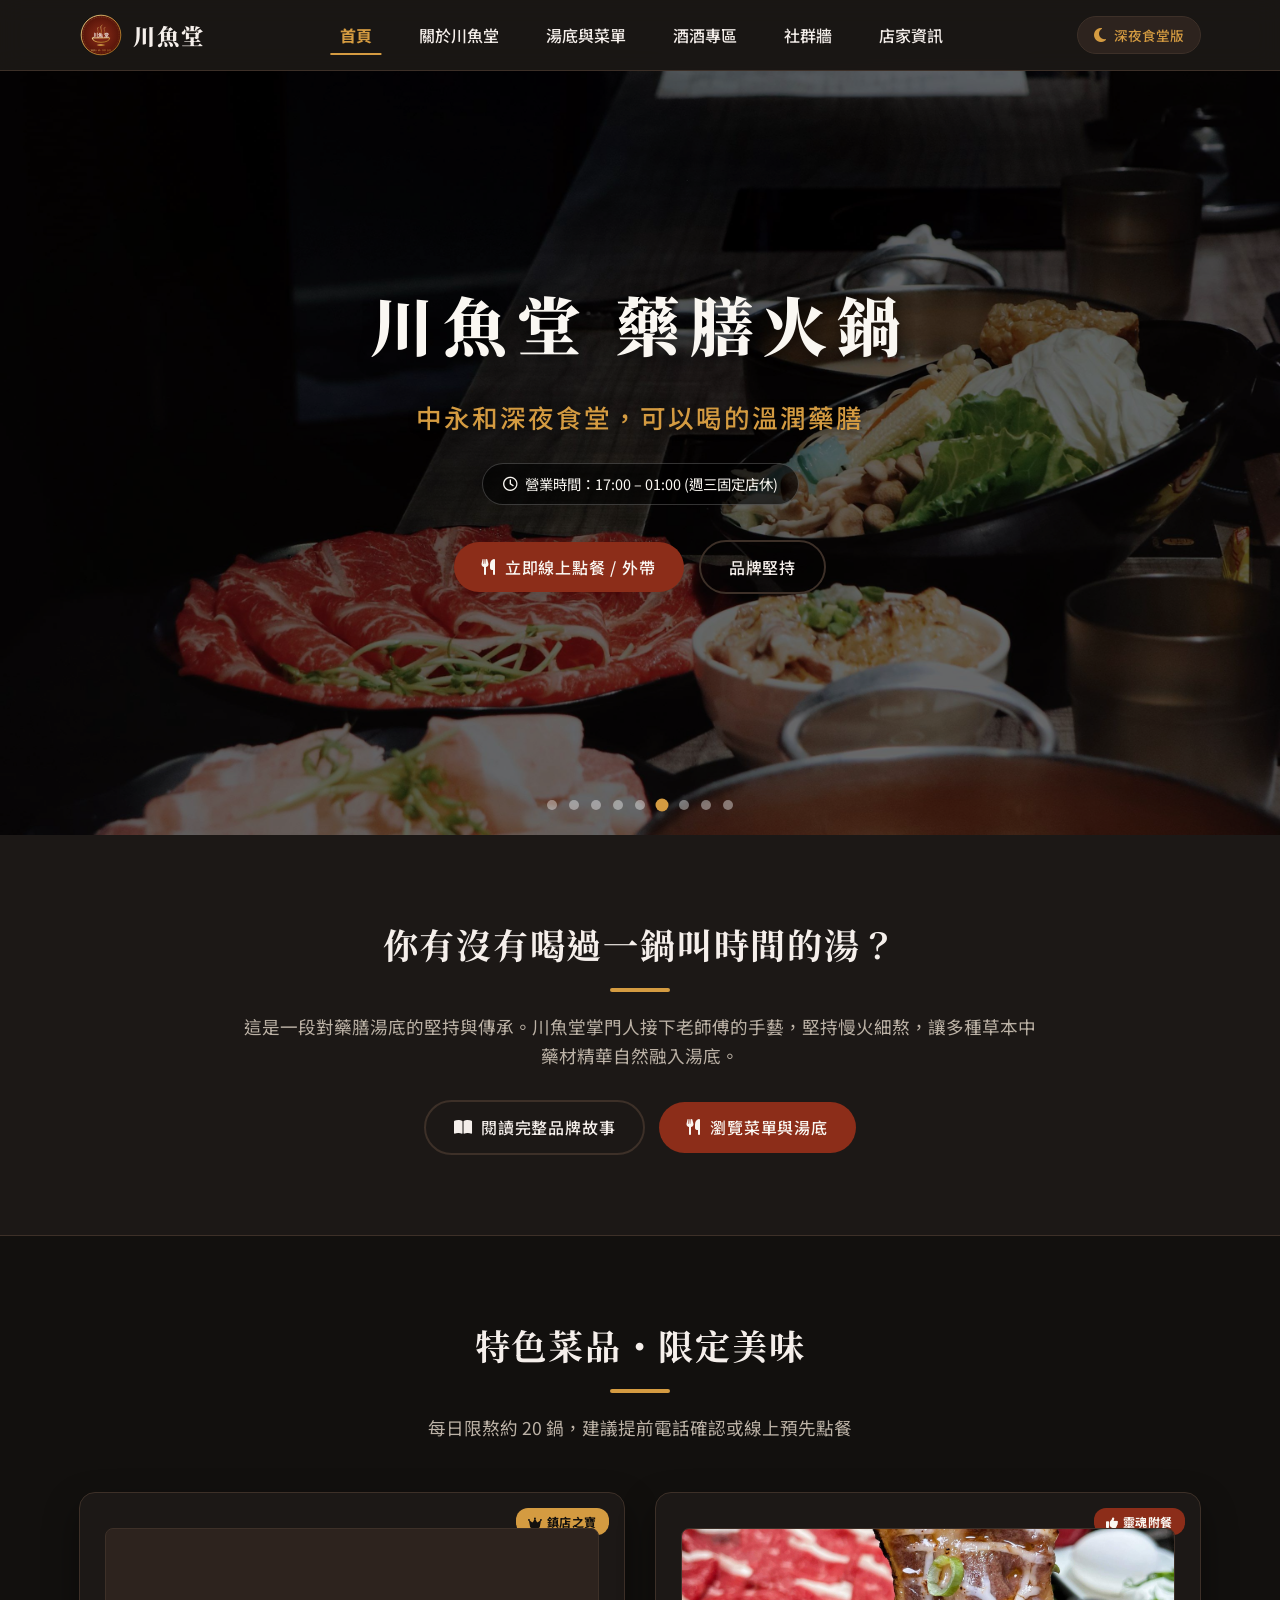
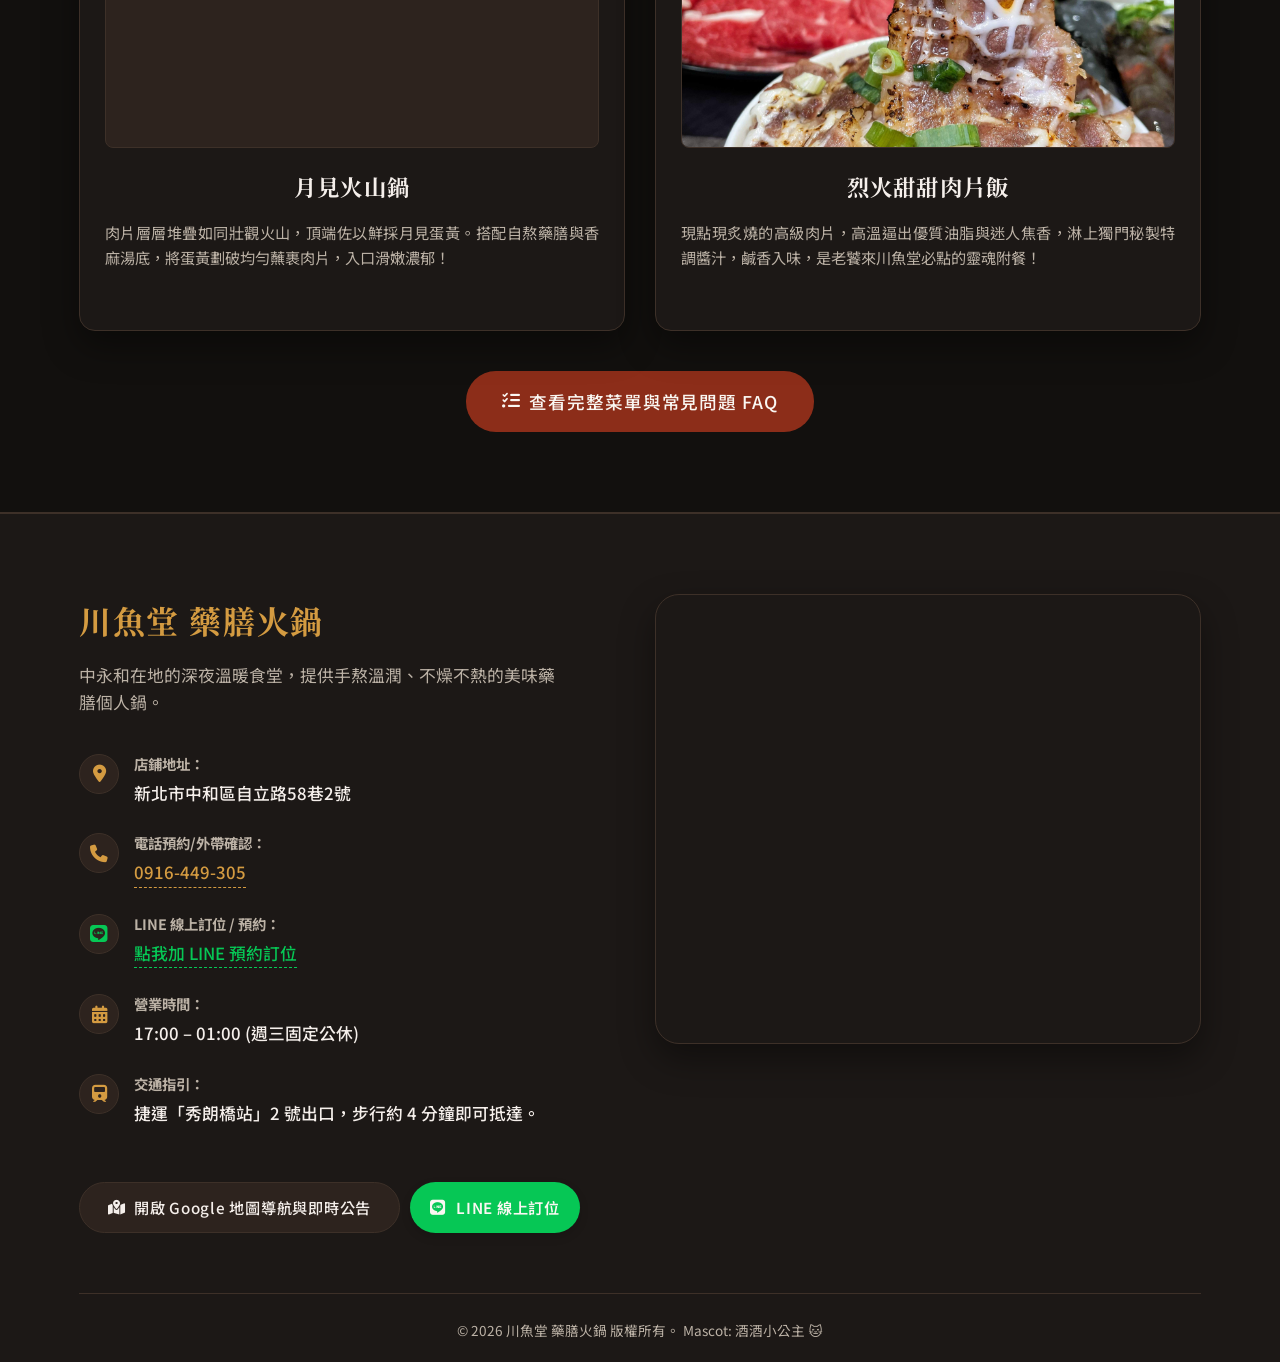
<file: index.html>
﻿<!DOCTYPE html>
<html lang="zh-Hant">
<head>
  <meta charset="UTF-8">
  <meta name="viewport" content="width=device-width, initial-scale=1.0">
  <title>川魚堂｜中和宵夜首選 藥膳火鍋深夜營業至01:00</title>
  
  <!-- SEO Meta Tags -->
  <meta name="description" content="新北中和藥膳火鍋推薦！川魚堂主打當歸藥膳、大漢蒙古、天香麻辣三款湯底，深夜營業至凌晨01:00，加班宵夜、深夜小聚的最佳去處，秀朗橋站步行5分鐘可達，線上預先點餐外帶更方便。">
  <meta name="keywords" content="川魚堂, 藥膳火鍋, 中和宵夜, 中永和火鍋, 深夜食堂, 秀朗橋站美食, 個人鴛鴦鍋, 暹羅貓, 寵物友善火鍋">
  
  <!-- Open Graph -->
  <meta property="og:title" content="川魚堂｜中和宵夜首選 藥膳火鍋深夜營業至01:00">
  <meta property="og:description" content="新北中和藥膳火鍋推薦！川魚堂主打當歸藥膳、大漢蒙古、天香麻辣三款湯底，深夜營業至凌晨01:00，秀朗橋站步行5分鐘可達，線上預先點餐外帶更方便。">
  <meta property="og:type" content="website">
  <meta property="og:url" content="https://jason155305.github.io/riverfish/index.html">
  <meta property="og:image" content="https://jason155305.github.io/riverfish/images/hero-1.jpg">

  <!-- Google Fonts -->
  <link rel="preconnect" href="https://fonts.googleapis.com">
  <link rel="preconnect" href="https://fonts.gstatic.com" crossorigin>
  <link href="https://fonts.googleapis.com/css2?family=Noto+Sans+TC:wght@300;400;500;700&family=Noto+Serif+TC:wght@500;700;900&family=Outfit:wght@400;600&display=swap" rel="stylesheet">
  
  <!-- FontAwesome Icons -->
  <link rel="stylesheet" href="https://cdnjs.cloudflare.com/ajax/libs/font-awesome/6.4.0/css/all.min.css">
  
  <!-- Custom Stylesheets -->
  <link rel="stylesheet" href="style.css">
  <script src="https://analytics.ahrefs.com/analytics.js" data-key="Duc6YBq5ULNKERIEFAeN1g" async></script>
  <meta name="google-site-verification" content="gXe51JY3EGwkD1sKU2rk6k20Dyy-yCEQK-U1gUUTYNw" />
</head>
<body class="dark-theme">

  <!-- Top Navigation Bar -->
  <nav class="navbar" id="navbar">
    <div class="nav-container">
      <a href="index.html" class="logo-link" id="nav-logo-link">
        <img src="images/logo.svg" alt="川魚堂 藥膳火鍋 品牌標誌" class="nav-logo" id="nav-logo-img">
        <span class="logo-text">川魚堂</span>
      </a>
      
      <!-- Mobile Toggle Button -->
      <button class="nav-toggle" id="nav-toggle" aria-label="切換選單">
        <span class="bar"></span>
        <span class="bar"></span>
        <span class="bar"></span>
      </button>
      
      <!-- Nav Links -->
      <ul class="nav-menu" id="nav-menu">
        <li><a href="index.html" class="nav-item active">首頁</a></li>
        <li><a href="about.html" class="nav-item">關於川魚堂</a></li>
        <li><a href="menu.html" class="nav-item">湯底與菜單</a></li>
        <li><a href="jiujiu.html" class="nav-item">酒酒專區</a></li>
        <li><a href="social.html" class="nav-item">社群牆</a></li>
        <li><a href="info.html" class="nav-item">店家資訊</a></li>
      </ul>
      
      <!-- Theme Switcher -->
      <button class="theme-switcher-btn" id="theme-switcher" aria-label="切換網站風格" title="點擊切換 溫潤草本/深夜食堂 風格">
        <i class="fa-solid fa-moon theme-icon" id="theme-icon"></i>
        <span class="theme-label" id="theme-label">深夜食堂版</span>
      </button>
    </div>
  </nav>

  <!-- Hero Section with Slideshow -->
  <header class="hero" id="home">
    <!-- Background Carousel -->
    <div class="carousel-container" id="hero-carousel">
      <div class="carousel-slide active">
        <img src="images/hero-1.jpg" alt="川魚堂藥膳火鍋 - 招牌經典自熬藥膳湯頭與澎湃肉品餐點" class="carousel-img">
      </div>
      <div class="carousel-slide">
        <img src="images/hero-2.jpg" alt="川魚堂中永和深夜食堂 - 暖色調質感個人鴛鴦鍋用餐區環境" class="carousel-img">
      </div>
      <div class="carousel-slide">
        <img src="images/hero-3.jpg" alt="川魚堂深夜火鍋店外觀 - 鄰近捷運秀朗橋站2號出口走路4分鐘" class="carousel-img">
      </div>
      <div class="carousel-slide">
        <video src="images/hero-4.mp4" autoplay loop muted playsinline class="carousel-img" title="川魚堂招牌藥膳火鍋熱氣騰騰動態短片" aria-label="川魚堂招牌藥膳火鍋熱氣騰騰動態短片"></video>
      </div>
      <div class="carousel-slide">
        <img src="images/hero-5.JPG" alt="川魚堂個人鴛鴦鍋精緻配菜與千張紙食材特寫" class="carousel-img">
      </div>
      <div class="carousel-slide">
        <img src="images/hero-6.JPG" alt="川魚堂天香麻辣湯底 - 不用牛油可以大口喝的清爽香麻湯頭" class="carousel-img">
      </div>
      <div class="carousel-slide">
        <img src="images/hero-7.jpg" alt="川魚堂大漢蒙古湯底 - 孜然草果大骨黃金比例慢熬湯頭" class="carousel-img">
      </div>
      <div class="carousel-slide">
        <img src="images/hero-8.jpg" alt="川魚堂深夜美食 - 手工丸與嚴選優質牛肉片火鍋餐點" class="carousel-img">
      </div>
      <div class="carousel-slide">
        <img src="images/hero-9.jpg" alt="川魚堂中永和火鍋推薦 - 個人鴛鴦鍋豐富配料" class="carousel-img">
      </div>
      <!-- Carousel Indicators -->
      <div class="carousel-indicators">
        <span class="dot active" data-index="0"></span>
        <span class="dot" data-index="1"></span>
        <span class="dot" data-index="2"></span>
        <span class="dot" data-index="3"></span>
        <span class="dot" data-index="4"></span>
        <span class="dot" data-index="5"></span>
        <span class="dot" data-index="6"></span>
        <span class="dot" data-index="7"></span>
        <span class="dot" data-index="8"></span>
      </div>
    </div>
    
    <!-- Hero Text Overlay -->
    <div class="hero-overlay-content">
      <div class="container">
        <h1 class="hero-title animate-fade">川魚堂 藥膳火鍋</h1>
        <p class="hero-tagline animate-fade">中永和深夜食堂，可以喝的溫潤藥膳</p>
        <p class="hero-hours-badge animate-fade"><i class="fa-regular fa-clock"></i> 營業時間：17:00 – 01:00 (週三固定店休)</p>
        <div class="hero-buttons animate-fade">
          <a href="https://shop.ichefpos.com/store/mGwgwyVS/ordering" target="_blank" rel="noopener noreferrer" class="btn btn-primary pulse-btn" id="hero-order-btn">
            <i class="fa-solid fa-utensils"></i> 立即線上點餐 / 外帶
          </a>
          <a href="about.html" class="btn btn-secondary" id="hero-more-btn">品牌堅持</a>
        </div>
      </div>
    </div>
  </header>

  <!-- Floating Mobile Order FAB -->
  <a href="https://shop.ichefpos.com/store/mGwgwyVS/ordering" target="_blank" rel="noopener noreferrer" class="mobile-order-fab" id="mobile-order-fab">
    <i class="fa-solid fa-utensils"></i> 線上點餐
  </a>

  <!-- Home Highlights / Quick Overview Section -->
  <section class="section about-section">
    <div class="container text-center scroll-reveal">
      <h2 class="section-title">你有沒有喝過一鍋叫時間的湯？</h2>
      <div class="title-divider"></div>
      <p class="section-subtitle" style="max-width: 800px; margin: 0 auto 30px auto;">
        這是一段對藥膳湯底的堅持與傳承。川魚堂掌門人接下老師傅的手藝，堅持慢火細熬，讓多種草本中藥材精華自然融入湯底。
      </p>
      <div style="margin-top: 30px;">
        <a href="about.html" class="btn btn-secondary"><i class="fa-solid fa-book-open"></i> 閱讀完整品牌故事</a>
        <a href="menu.html" class="btn btn-primary" style="margin-left: 10px;"><i class="fa-solid fa-utensils"></i> 瀏覽菜單與湯底</a>
      </div>
    </div>
  </section>

  <!-- Featured Dish Quick Teaser -->
  <section class="section menu-section">
    <div class="container">
      <div class="section-header text-center scroll-reveal">
        <h2 class="section-title">特色菜品・限定美味</h2>
        <div class="title-divider"></div>
        <p class="section-subtitle">每日限熬約 20 鍋，建議提前電話確認或線上預先點餐</p>
      </div>

      <div class="grid grid-2 scroll-reveal">
        <!-- Dish 1 -->
        <div class="menu-card">
          <div class="menu-card-badge" style="background-color: #D49B41; color: #12100E;"><i class="fa-solid fa-crown"></i> 鎮店之寶</div>
          <div class="dish-card-media-wrap">
            <video src="images/volcano.mp4" autoplay loop muted playsinline class="dish-card-media" title="川魚堂鎮店之寶月見火山鍋 - 滿滿肉片堆疊如火山，搭配鮮採月見蛋黃，中和必吃打卡美食" aria-label="川魚堂鎮店之寶月見火山鍋"></video>
          </div>
          <h3 class="menu-card-title">月見火山鍋</h3>
          <p class="menu-card-desc">
            肉片層層堆疊如同壯觀火山，頂端佐以鮮採月見蛋黃。搭配自熬藥膳與香麻湯底，將蛋黃劃破均勻蘸裹肉片，入口滑嫩濃郁！
          </p>
        </div>

        <!-- Dish 2 -->
        <div class="menu-card">
          <div class="menu-card-badge"><i class="fa-solid fa-thumbs-up"></i> 靈魂附餐</div>
          <div class="dish-card-media-wrap">
            <img src="images/seared-rice.jpg" alt="川魚堂特色主食烈火甜甜肉片飯 - 現點現炙燒香氣逼人，肉汁飽滿淋上獨門醬汁，中和宵夜火鍋必點附餐" class="dish-card-media">
          </div>
          <h3 class="menu-card-title">烈火甜甜肉片飯</h3>
          <p class="menu-card-desc">
            現點現炙燒的高級肉片，高溫逼出優質油脂與迷人焦香，淋上獨門秘製特調醬汁，鹹香入味，是老饕來川魚堂必點的靈魂附餐！
          </p>
        </div>
      </div>

      <div class="text-center" style="margin-top: 40px;">
        <a href="menu.html" class="btn btn-large btn-primary"><i class="fa-solid fa-list-check"></i> 查看完整菜單與常見問題 FAQ</a>
      </div>
    </div>
  </section>

  <!-- Footer Info & Maps Section -->
  <footer class="footer-section" id="contact">
    <div class="container">
      <div class="grid grid-2 scroll-reveal">
        <!-- Contact details -->
        <div class="footer-info-box">
          <h3 class="footer-logo-title">川魚堂 藥膳火鍋</h3>
          <p class="footer-desc-text">中永和在地的深夜溫暖食堂，提供手熬溫潤、不燥不熱的美味藥膳個人鍋。</p>
          
          <ul class="contact-details-list">
            <li>
              <div class="contact-icon"><i class="fa-solid fa-location-dot"></i></div>
              <div class="contact-text">
                <strong>店鋪地址：</strong>
                <span>新北市中和區自立路58巷2號</span>
              </div>
            </li>
            <li>
              <div class="contact-icon"><i class="fa-solid fa-phone"></i></div>
              <div class="contact-text">
                <strong>電話預約/外帶確認：</strong>
                <a href="tel:0916449305" class="tel-link">0916-449-305</a>
              </div>
            </li>
            <li>
              <div class="contact-icon" style="color: #06C755;"><i class="fa-brands fa-line"></i></div>
              <div class="contact-text">
                <strong>LINE 線上訂位 / 預約：</strong>
                <a href="https://line.me/R/ti/p/%40625umctp#~" target="_blank" rel="noopener noreferrer" class="tel-link" style="color: #06C755 !important; border-color: #06C755;">點我加 LINE 預約訂位</a>
              </div>
            </li>
            <li>
              <div class="contact-icon"><i class="fa-solid fa-calendar-days"></i></div>
              <div class="contact-text">
                <strong>營業時間：</strong>
                <span>17:00 – 01:00 (週三固定公休)</span>
              </div>
            </li>
            <li>
              <div class="contact-icon"><i class="fa-solid fa-train"></i></div>
              <div class="contact-text">
                <strong>交通指引：</strong>
                <span>捷運「秀朗橋站」2 號出口，步行約 4 分鐘即可抵達。</span>
              </div>
            </li>
          </ul>
          
          <div class="maps-sync-cta" style="display: flex; flex-wrap: wrap; gap: 10px;">
            <a href="https://maps.app.goo.gl/PWsyeWEJpZTN7Xrx7?g_st=ic" target="_blank" rel="noopener noreferrer" class="btn btn-primary maps-btn" id="google-maps-btn">
              <i class="fa-solid fa-map-location-dot"></i> 開啟 Google 地圖導航與即時公告
            </a>
            <a href="https://line.me/R/ti/p/%40625umctp#~" target="_blank" rel="noopener noreferrer" class="btn social-btn line-btn" style="padding: 10px 20px; font-size: 0.95rem;">
              <i class="fa-brands fa-line"></i> LINE 線上訂位
            </a>
          </div>
        </div>
        
        <!-- Embedded Google Maps -->
        <div class="footer-map-box">
          <iframe 
            src="https://www.google.com/maps/embed?pb=!1m18!1m12!1m3!1d3616.1407338426027!2d121.52309197621182!3d24.99533353984635!2m3!1f0!2f0!3f0!3m2!1i1024!2i768!4f13.1!3m3!1m2!1s0x3468020ff694c92f%3A0xc07a4a2b9a7be8e7!2zMjM15paw5YyX5biC5Lit5ZKM5Y2A6Ieq56uL6LevNTjcl7cy6Jmf!5e0!3m2!1szh-TW!2stw!4v1719900000000!5m2!1szh-TW!2stw" 
            width="100%" 
            height="100%" 
            style="border:0;" 
            allowfullscreen="" 
            loading="lazy" 
            referrerpolicy="no-referrer-when-downgrade"
            title="川魚堂 藥膳火鍋 位置地圖">
          </iframe>
        </div>
      </div>
      
      <!-- Footer Copyright Bar -->
      <div class="footer-bottom text-center">
        <p>&copy; 2026 川魚堂 藥膳火鍋 版權所有。 Mascot: 酒酒小公主 🐱</p>
      </div>
    </div>
  </footer>

  <!-- Custom Scripts -->
  <script src="app.js"></script>
</body>
</html>
</file>
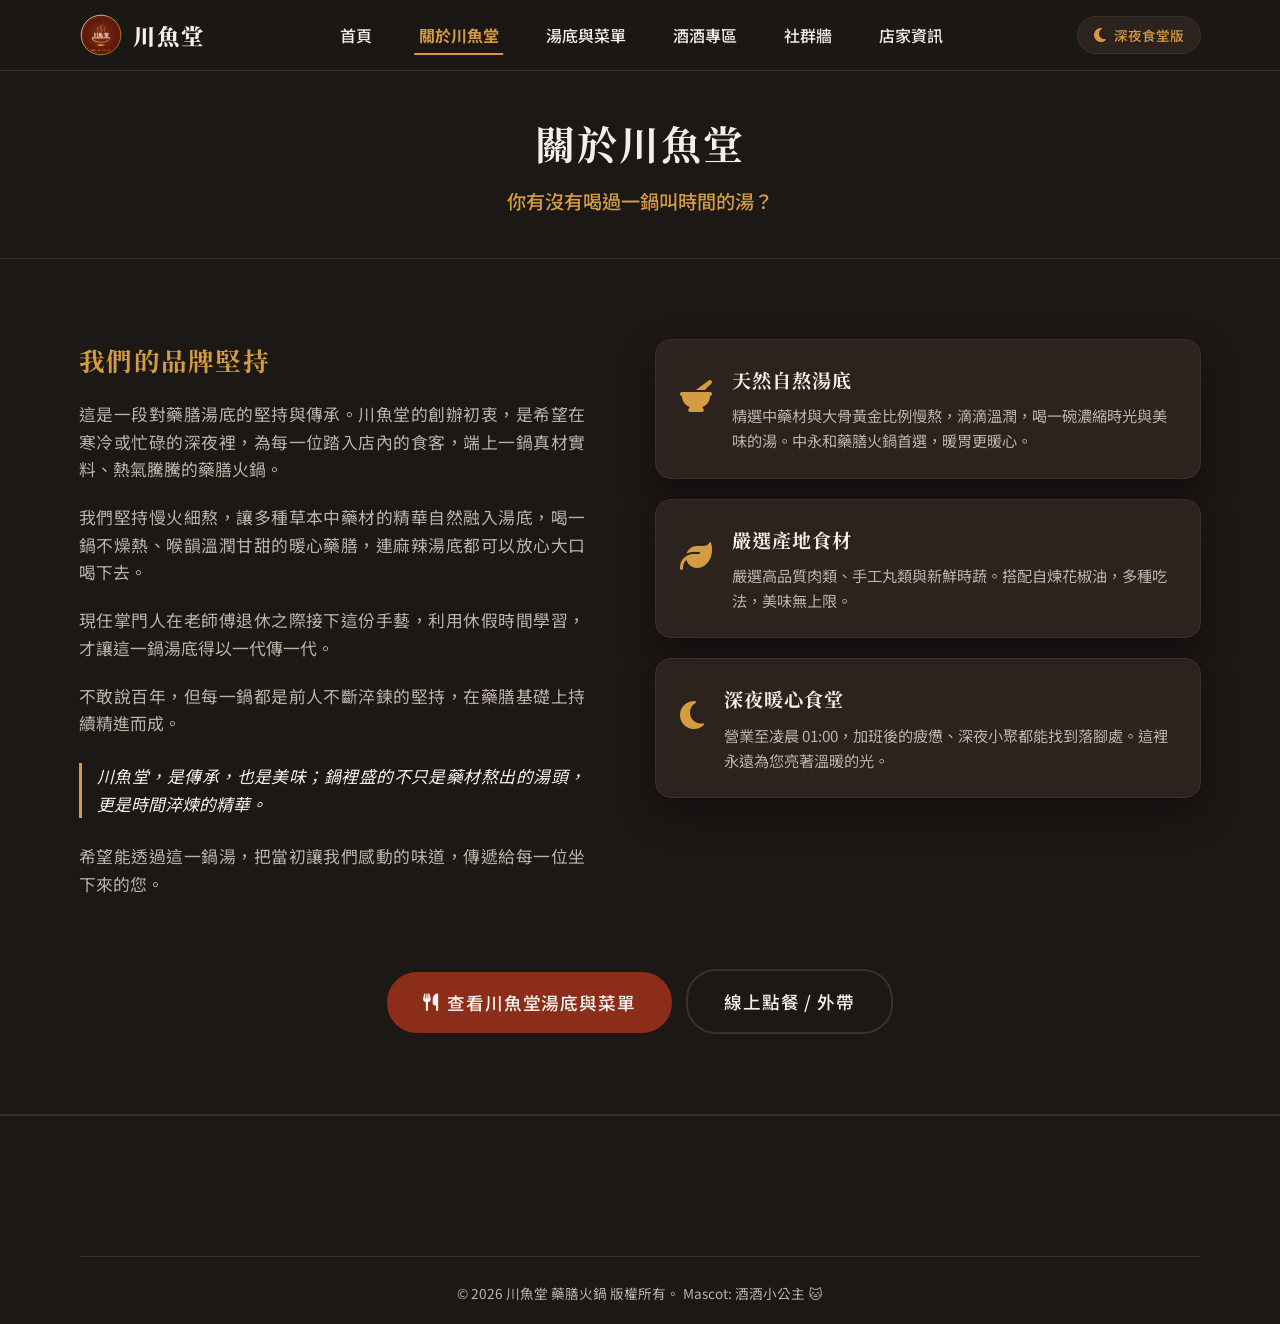
<file: about.html>
﻿<!DOCTYPE html>
<html lang="zh-Hant">
<head>
  <meta charset="UTF-8">
  <meta name="viewport" content="width=device-width, initial-scale=1.0">
  <title>關於川魚堂｜藥膳湯頭代代傳承的故事｜中和藥膳鍋</title>
  
  <!-- SEO Meta Tags -->
  <meta name="description" content="川魚堂的湯頭傳承自老師傅手藝，堅持慢火細熬，讓草本藥膳精華自然融入湯底。不敢說百年，但每一鍋都盛著時間淬煉的精華，中永和在地深夜宵夜好去處。">
  <meta name="keywords" content="關於川魚堂, 藥膳火鍋傳承, 中和藥膳鍋, 中永和宵夜, 慢火細熬湯頭, 深夜食堂">
  
  <!-- Open Graph -->
  <meta property="og:title" content="關於川魚堂｜藥膳湯頭代代傳承的故事｜中和藥膳鍋">
  <meta property="og:description" content="傳承自老師傅手藝，慢火細熬，讓草本藥膳精華自然融入湯底。盛的不只是湯頭，更是時間淬煉的精華。">
  <meta property="og:type" content="website">
  
  <!-- Google Fonts -->
  <link rel="preconnect" href="https://fonts.googleapis.com">
  <link rel="preconnect" href="https://fonts.gstatic.com" crossorigin>
  <link href="https://fonts.googleapis.com/css2?family=Noto+Sans+TC:wght@300;400;500;700&family=Noto+Serif+TC:wght@500;700;900&family=Outfit:wght@400;600&display=swap" rel="stylesheet">
  
  <!-- FontAwesome Icons -->
  <link rel="stylesheet" href="https://cdnjs.cloudflare.com/ajax/libs/font-awesome/6.4.0/css/all.min.css">
  
  <!-- Custom Stylesheets -->
  <link rel="stylesheet" href="style.css">
  <script src="https://analytics.ahrefs.com/analytics.js" data-key="Duc6YBq5ULNKERIEFAeN1g" async></script>
</head>
<body class="dark-theme">

  <!-- Top Navigation Bar -->
  <nav class="navbar" id="navbar">
    <div class="nav-container">
      <a href="index.html" class="logo-link" id="nav-logo-link">
        <img src="images/logo.svg" alt="川魚堂 藥膳火鍋 品牌標誌" class="nav-logo" id="nav-logo-img">
        <span class="logo-text">川魚堂</span>
      </a>
      
      <!-- Mobile Toggle Button -->
      <button class="nav-toggle" id="nav-toggle" aria-label="切換選單">
        <span class="bar"></span>
        <span class="bar"></span>
        <span class="bar"></span>
      </button>
      
      <!-- Nav Links -->
      <ul class="nav-menu" id="nav-menu">
        <li><a href="index.html" class="nav-item">首頁</a></li>
        <li><a href="about.html" class="nav-item active">關於川魚堂</a></li>
        <li><a href="menu.html" class="nav-item">湯底與菜單</a></li>
        <li><a href="jiujiu.html" class="nav-item">酒酒專區</a></li>
        <li><a href="social.html" class="nav-item">社群牆</a></li>
        <li><a href="info.html" class="nav-item">店家資訊</a></li>
      </ul>
      
      <!-- Theme Switcher -->
      <button class="theme-switcher-btn" id="theme-switcher" aria-label="切換網站風格" title="點擊切換 溫潤草本/深夜食堂 風格">
        <i class="fa-solid fa-moon theme-icon" id="theme-icon"></i>
        <span class="theme-label" id="theme-label">深夜食堂版</span>
      </button>
    </div>
  </nav>

  <!-- Page Header -->
  <header class="page-header" style="background-color: var(--bg-secondary); padding: 110px 0 40px 0; border-bottom: 1px solid var(--border-color);">
    <div class="container text-center">
      <h1 style="font-size: 2.5rem; color: var(--text-main); margin-bottom: 10px;">關於川魚堂</h1>
      <p style="color: var(--color-secondary); font-size: 1.2rem; font-weight: 500;">你有沒有喝過一鍋叫時間的湯？</p>
    </div>
  </header>

  <!-- About Section -->
  <section class="section about-section" id="about">
    <div class="container">
      <div class="grid grid-2 scroll-reveal">
        <!-- Story Text -->
        <div class="about-story-text">
          <h3 class="story-heading">我們的品牌堅持</h3>
          <p class="story-paragraph">
            這是一段對藥膳湯底的堅持與傳承。川魚堂的創辦初衷，是希望在寒冷或忙碌的深夜裡，為每一位踏入店內的食客，端上一鍋真材實料、熱氣騰騰的藥膳火鍋。
          </p>
          <p class="story-paragraph">
            我們堅持慢火細熬，讓多種草本中藥材的精華自然融入湯底，喝一鍋不燥熱、喉韻溫潤甘甜的暖心藥膳，連麻辣湯底都可以放心大口喝下去。
          </p>
          <p class="story-paragraph">
            現任掌門人在老師傅退休之際接下這份手藝，利用休假時間學習，才讓這一鍋湯底得以一代傳一代。
          </p>
          <p class="story-paragraph">
            不敢說百年，但每一鍋都是前人不斷淬鍊的堅持，在藥膳基礎上持續精進而成。
          </p>
          <p class="story-paragraph highlight">
            川魚堂，是傳承，也是美味；鍋裡盛的不只是藥材熬出的湯頭，更是時間淬煉的精華。
          </p>
          <p class="story-paragraph">
            希望能透過這一鍋湯，把當初讓我們感動的味道，傳遞給每一位坐下來的您。
          </p>
        </div>
        
        <!-- Core Pillars -->
        <div class="pillars-container">
          <div class="pillar-card">
            <div class="pillar-icon"><i class="fa-solid fa-mortar-pestle"></i></div>
            <div class="pillar-info">
              <h4 class="pillar-title">天然自熬湯底</h4>
              <p class="pillar-desc">精選中藥材與大骨黃金比例慢熬，滴滴溫潤，喝一碗濃縮時光與美味的湯。中永和藥膳火鍋首選，暖胃更暖心。</p>
            </div>
          </div>
          <div class="pillar-card">
            <div class="pillar-icon"><i class="fa-solid fa-leaf"></i></div>
            <div class="pillar-info">
              <h4 class="pillar-title">嚴選產地食材</h4>
              <p class="pillar-desc">嚴選高品質肉類、手工丸類與新鮮時蔬。搭配自煉花椒油，多種吃法，美味無上限。</p>
            </div>
          </div>
          <div class="pillar-card">
            <div class="pillar-icon"><i class="fa-solid fa-moon"></i></div>
            <div class="pillar-info">
              <h4 class="pillar-title">深夜暖心食堂</h4>
              <p class="pillar-desc">營業至凌晨 01:00，加班後的疲憊、深夜小聚都能找到落腳處。這裡永遠為您亮著溫暖的光。</p>
            </div>
          </div>
        </div>
      </div>
      
      <!-- CTA Action -->
      <div class="text-center" style="margin-top: 50px;">
        <a href="menu.html" class="btn btn-primary btn-large"><i class="fa-solid fa-utensils"></i> 查看川魚堂湯底與菜單</a>
        <a href="https://shop.ichefpos.com/store/mGwgwyVS/ordering" target="_blank" rel="noopener noreferrer" class="btn btn-secondary btn-large" style="margin-left: 10px;">線上點餐 / 外帶</a>
      </div>
    </div>
  </section>

  <!-- Footer Info & Maps Section -->
  <footer class="footer-section">
    <div class="container">
      <div class="footer-bottom text-center">
        <p>&copy; 2026 川魚堂 藥膳火鍋 版權所有。 Mascot: 酒酒小公主 🐱</p>
      </div>
    </div>
  </footer>

  <!-- Custom Scripts -->
  <script src="app.js"></script>
</body>
</html>
</file>
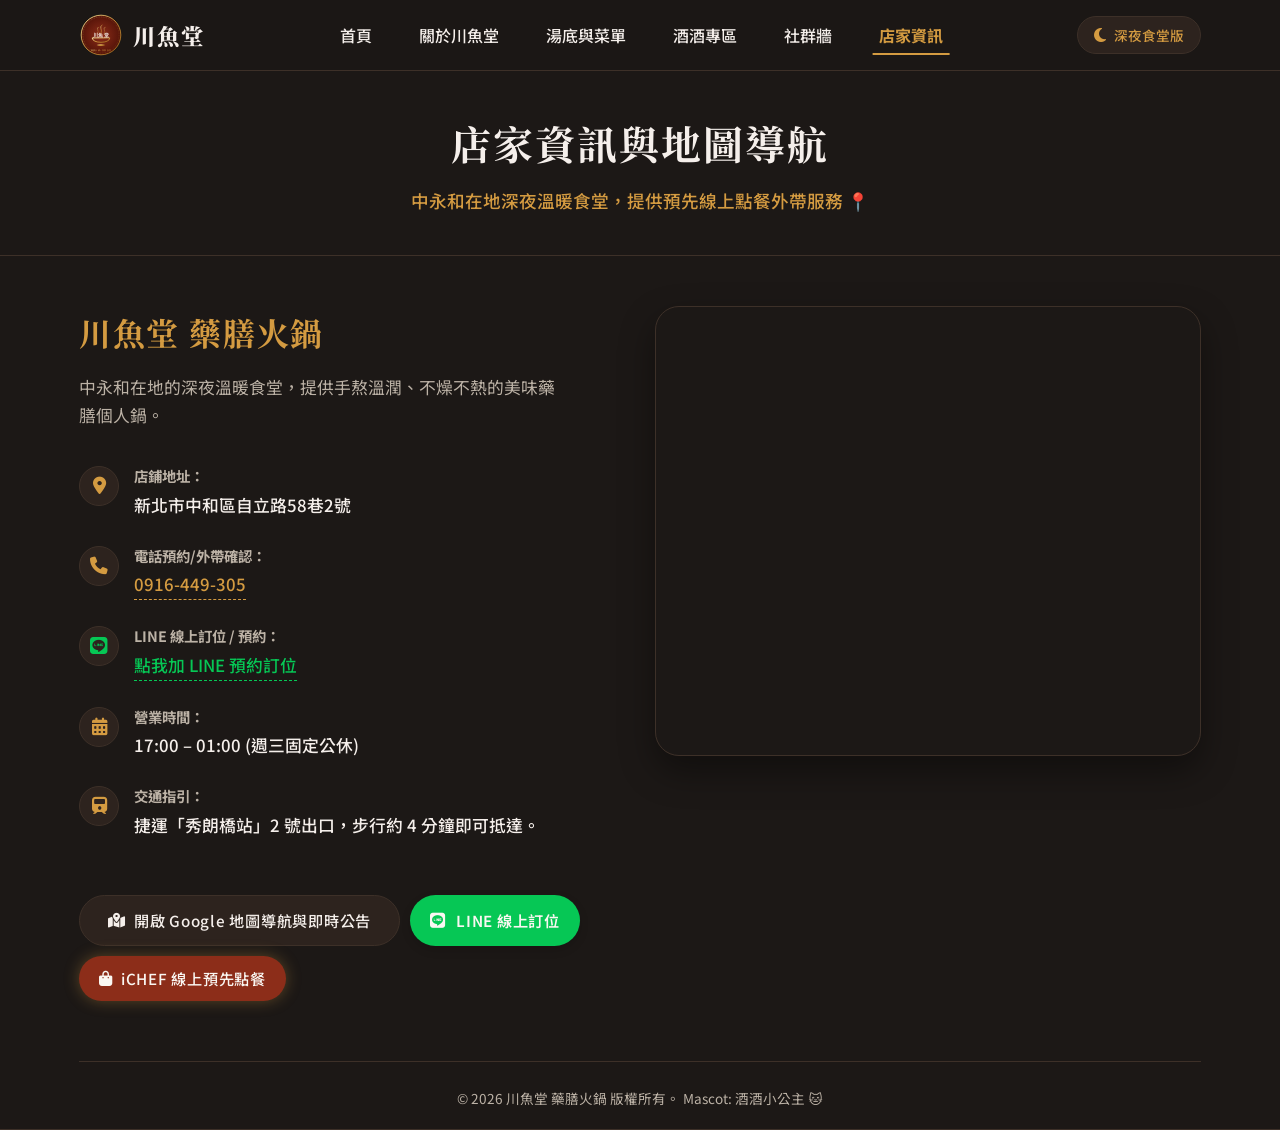
<file: info.html>
﻿<!DOCTYPE html>
<html lang="zh-Hant">
<head>
  <meta charset="UTF-8">
  <meta name="viewport" content="width=device-width, initial-scale=1.0">
  <title>店家資訊｜地址、營業時間｜中和藥膳火鍋川魚堂</title>
  
  <!-- SEO Meta Tags -->
  <meta name="description" content="川魚堂位於新北市中和區自立路58巷2號，營業至凌晨01:00（週三公休），中永和深夜宵夜首選，提供線上預先點餐外帶服務，出發前建議電話確認。">
  <meta name="keywords" content="川魚堂店家資訊, 中和區自立路58巷2號, 川魚堂電話, 川魚堂營業時間, 週三公休, 秀朗橋站美食地圖, 中和火鍋外帶">
  
  <!-- Open Graph -->
  <meta property="og:title" content="店家資訊｜地址、營業時間｜中和藥膳火鍋川魚堂">
  <meta property="og:description" content="新北市中和區自立路58巷2號，營業至凌晨01:00（週三公休），秀朗橋站步行4分鐘。線上預先點餐外帶。">
  <meta property="og:type" content="website">
  
  <!-- Google Fonts -->
  <link rel="preconnect" href="https://fonts.googleapis.com">
  <link rel="preconnect" href="https://fonts.gstatic.com" crossorigin>
  <link href="https://fonts.googleapis.com/css2?family=Noto+Sans+TC:wght@300;400;500;700&family=Noto+Serif+TC:wght@500;700;900&family=Outfit:wght@400;600&display=swap" rel="stylesheet">
  
  <!-- FontAwesome Icons -->
  <link rel="stylesheet" href="https://cdnjs.cloudflare.com/ajax/libs/font-awesome/6.4.0/css/all.min.css">
  
  <!-- Custom Stylesheets -->
  <link rel="stylesheet" href="style.css">
  <script src="https://analytics.ahrefs.com/analytics.js" data-key="Duc6YBq5ULNKERIEFAeN1g" async></script>
</head>
<body class="dark-theme">

  <!-- Top Navigation Bar -->
  <nav class="navbar" id="navbar">
    <div class="nav-container">
      <a href="index.html" class="logo-link" id="nav-logo-link">
        <img src="images/logo.svg" alt="川魚堂 藥膳火鍋 品牌標誌" class="nav-logo" id="nav-logo-img">
        <span class="logo-text">川魚堂</span>
      </a>
      
      <!-- Mobile Toggle Button -->
      <button class="nav-toggle" id="nav-toggle" aria-label="切換選單">
        <span class="bar"></span>
        <span class="bar"></span>
        <span class="bar"></span>
      </button>
      
      <!-- Nav Links -->
      <ul class="nav-menu" id="nav-menu">
        <li><a href="index.html" class="nav-item">首頁</a></li>
        <li><a href="about.html" class="nav-item">關於川魚堂</a></li>
        <li><a href="menu.html" class="nav-item">湯底與菜單</a></li>
        <li><a href="jiujiu.html" class="nav-item">酒酒專區</a></li>
        <li><a href="social.html" class="nav-item">社群牆</a></li>
        <li><a href="info.html" class="nav-item active">店家資訊</a></li>
      </ul>
      
      <!-- Theme Switcher -->
      <button class="theme-switcher-btn" id="theme-switcher" aria-label="切換網站風格" title="點擊切換 溫潤草本/深夜食堂 風格">
        <i class="fa-solid fa-moon theme-icon" id="theme-icon"></i>
        <span class="theme-label" id="theme-label">深夜食堂版</span>
      </button>
    </div>
  </nav>

  <!-- Page Header -->
  <header class="page-header" style="background-color: var(--bg-secondary); padding: 110px 0 40px 0; border-bottom: 1px solid var(--border-color);">
    <div class="container text-center">
      <h1 style="font-size: 2.5rem; color: var(--text-main); margin-bottom: 10px;">店家資訊與地圖導航</h1>
      <p style="color: var(--color-secondary); font-size: 1.1rem; font-weight: 500;">
        中永和在地深夜溫暖食堂，提供預先線上點餐外帶服務 📍
      </p>
    </div>
  </header>

  <!-- Footer Info & Maps Section -->
  <section class="section footer-section" style="border-top: none; padding-top: 50px;">
    <div class="container">
      <div class="grid grid-2 scroll-reveal">
        <!-- Contact details -->
        <div class="footer-info-box">
          <h3 class="footer-logo-title">川魚堂 藥膳火鍋</h3>
          <p class="footer-desc-text">中永和在地的深夜溫暖食堂，提供手熬溫潤、不燥不熱的美味藥膳個人鍋。</p>
          
          <ul class="contact-details-list">
            <li>
              <div class="contact-icon"><i class="fa-solid fa-location-dot"></i></div>
              <div class="contact-text">
                <strong>店鋪地址：</strong>
                <span>新北市中和區自立路58巷2號</span>
              </div>
            </li>
            <li>
              <div class="contact-icon"><i class="fa-solid fa-phone"></i></div>
              <div class="contact-text">
                <strong>電話預約/外帶確認：</strong>
                <a href="tel:0916449305" class="tel-link">0916-449-305</a>
              </div>
            </li>
            <li>
              <div class="contact-icon" style="color: #06C755;"><i class="fa-brands fa-line"></i></div>
              <div class="contact-text">
                <strong>LINE 線上訂位 / 預約：</strong>
                <a href="https://line.me/R/ti/p/%40625umctp#~" target="_blank" rel="noopener noreferrer" class="tel-link" style="color: #06C755 !important; border-color: #06C755;">點我加 LINE 預約訂位</a>
              </div>
            </li>
            <li>
              <div class="contact-icon"><i class="fa-solid fa-calendar-days"></i></div>
              <div class="contact-text">
                <strong>營業時間：</strong>
                <span>17:00 – 01:00 (週三固定公休)</span>
              </div>
            </li>
            <li>
              <div class="contact-icon"><i class="fa-solid fa-train"></i></div>
              <div class="contact-text">
                <strong>交通指引：</strong>
                <span>捷運「秀朗橋站」2 號出口，步行約 4 分鐘即可抵達。</span>
              </div>
            </li>
          </ul>
          
          <div class="maps-sync-cta" style="display: flex; flex-wrap: wrap; gap: 10px;">
            <a href="https://maps.app.goo.gl/PWsyeWEJpZTN7Xrx7?g_st=ic" target="_blank" rel="noopener noreferrer" class="btn btn-primary maps-btn" id="google-maps-btn">
              <i class="fa-solid fa-map-location-dot"></i> 開啟 Google 地圖導航與即時公告
            </a>
            <a href="https://line.me/R/ti/p/%40625umctp#~" target="_blank" rel="noopener noreferrer" class="btn social-btn line-btn" style="padding: 10px 20px; font-size: 0.95rem;">
              <i class="fa-brands fa-line"></i> LINE 線上訂位
            </a>
            <a href="https://shop.ichefpos.com/store/mGwgwyVS/ordering" target="_blank" rel="noopener noreferrer" class="btn btn-primary glow-btn" style="padding: 10px 20px; font-size: 0.95rem;">
              <i class="fa-solid fa-shopping-bag"></i> iCHEF 線上預先點餐
            </a>
          </div>
        </div>
        
        <!-- Embedded Google Maps -->
        <div class="footer-map-box">
          <iframe 
            src="https://www.google.com/maps/embed?pb=!1m18!1m12!1m3!1d3616.1407338426027!2d121.52309197621182!3d24.99533353984635!2m3!1f0!2f0!3f0!3m2!1i1024!2i768!4f13.1!3m3!1m2!1s0x3468020ff694c92f%3A0xc07a4a2b9a7be8e7!2zMjM15paw5YyX5biC5Lit5ZKM5Y2A6Ieq56uL6LevNTjcl7cy6Jmf!5e0!3m2!1szh-TW!2stw!4v1719900000000!5m2!1szh-TW!2stw" 
            width="100%" 
            height="100%" 
            style="border:0;" 
            allowfullscreen="" 
            loading="lazy" 
            referrerpolicy="no-referrer-when-downgrade"
            title="川魚堂 藥膳火鍋 位置地圖">
          </iframe>
        </div>
      </div>
      
      <!-- Footer Copyright Bar -->
      <div class="footer-bottom text-center">
        <p>&copy; 2026 川魚堂 藥膳火鍋 版權所有。 Mascot: 酒酒小公主 🐱</p>
      </div>
    </div>
  </section>

  <!-- Custom Scripts -->
  <script src="app.js"></script>
</body>
</html>
</file>
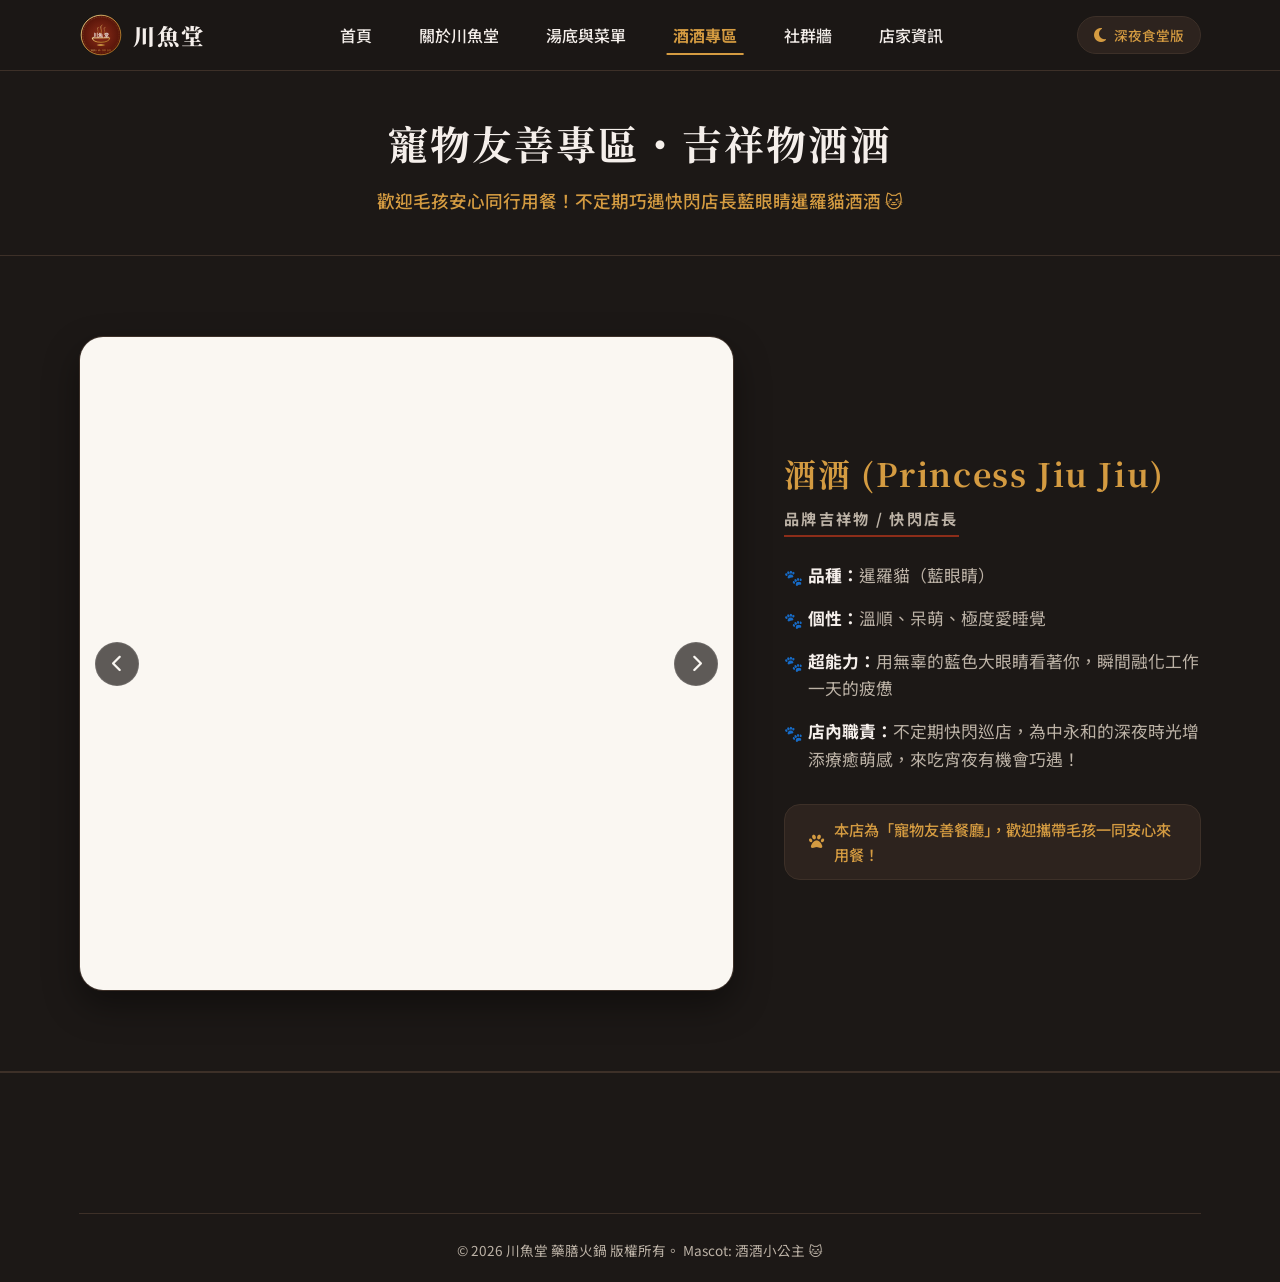
<file: jiujiu.html>
﻿<!DOCTYPE html>
<html lang="zh-Hant">
<head>
  <meta charset="UTF-8">
  <meta name="viewport" content="width=device-width, initial-scale=1.0">
  <title>酒酒專區｜川魚堂人氣店貓｜中永和宵夜好去處</title>
  
  <!-- SEO Meta Tags -->
  <meta name="description" content="認識川魚堂人氣店貓酒酒小公主，不定期到訪店內，為中永和的深夜時光增添一抹療癒萌感，來店吃宵夜也有機會巧遇。">
  <meta name="keywords" content="酒酒專區, 川魚堂店貓, 暹羅貓, 藍眼睛暹羅貓, 中永和宵夜好去處, 寵物友善火鍋, 中和寵物友善餐廳">
  
  <!-- Open Graph -->
  <meta property="og:title" content="酒酒專區｜川魚堂人氣店貓｜中永和宵夜好去處">
  <meta property="og:description" content="認識川魚堂人氣店貓酒酒小公主（藍眼睛暹羅貓），不定期到訪店內，來吃宵夜也有機會巧遇！">
  <meta property="og:type" content="website">
  
  <!-- Google Fonts -->
  <link rel="preconnect" href="https://fonts.googleapis.com">
  <link rel="preconnect" href="https://fonts.gstatic.com" crossorigin>
  <link href="https://fonts.googleapis.com/css2?family=Noto+Sans+TC:wght@300;400;500;700&family=Noto+Serif+TC:wght@500;700;900&family=Outfit:wght@400;600&display=swap" rel="stylesheet">
  
  <!-- FontAwesome Icons -->
  <link rel="stylesheet" href="https://cdnjs.cloudflare.com/ajax/libs/font-awesome/6.4.0/css/all.min.css">
  
  <!-- Custom Stylesheets -->
  <link rel="stylesheet" href="style.css">
  <script src="https://analytics.ahrefs.com/analytics.js" data-key="Duc6YBq5ULNKERIEFAeN1g" async></script>
</head>
<body class="dark-theme">

  <!-- Top Navigation Bar -->
  <nav class="navbar" id="navbar">
    <div class="nav-container">
      <a href="index.html" class="logo-link" id="nav-logo-link">
        <img src="images/logo.svg" alt="川魚堂 藥膳火鍋 品牌標誌" class="nav-logo" id="nav-logo-img">
        <span class="logo-text">川魚堂</span>
      </a>
      
      <!-- Mobile Toggle Button -->
      <button class="nav-toggle" id="nav-toggle" aria-label="切換選單">
        <span class="bar"></span>
        <span class="bar"></span>
        <span class="bar"></span>
      </button>
      
      <!-- Nav Links -->
      <ul class="nav-menu" id="nav-menu">
        <li><a href="index.html" class="nav-item">首頁</a></li>
        <li><a href="about.html" class="nav-item">關於川魚堂</a></li>
        <li><a href="menu.html" class="nav-item">湯底與菜單</a></li>
        <li><a href="jiujiu.html" class="nav-item active">酒酒專區</a></li>
        <li><a href="social.html" class="nav-item">社群牆</a></li>
        <li><a href="info.html" class="nav-item">店家資訊</a></li>
      </ul>
      
      <!-- Theme Switcher -->
      <button class="theme-switcher-btn" id="theme-switcher" aria-label="切換網站風格" title="點擊切換 溫潤草本/深夜食堂 風格">
        <i class="fa-solid fa-moon theme-icon" id="theme-icon"></i>
        <span class="theme-label" id="theme-label">深夜食堂版</span>
      </button>
    </div>
  </nav>

  <!-- Page Header -->
  <header class="page-header" style="background-color: var(--bg-secondary); padding: 110px 0 40px 0; border-bottom: 1px solid var(--border-color);">
    <div class="container text-center">
      <h1 style="font-size: 2.5rem; color: var(--text-main); margin-bottom: 10px;">寵物友善專區・吉祥物酒酒</h1>
      <p style="color: var(--color-secondary); font-size: 1.1rem; font-weight: 500;">
        歡迎毛孩安心同行用餐！不定期巧遇快閃店長藍眼睛暹羅貓酒酒 🐱
      </p>
    </div>
  </header>

  <!-- Mascot Section -->
  <section class="section mascot-section" id="mascot">
    <div class="container">
      
      <div class="grid grid-2-1-3 scroll-reveal">
        <!-- Cat Carousel -->
        <div class="mascot-carousel-wrapper">
          <div class="mascot-carousel" id="mascot-carousel">
            <div class="mascot-slide active">
              <img src="images/jiujiu-1.JPG" alt="川魚堂中和寵物友善火鍋店 - 歡迎毛孩安心同行用餐，吉祥物暹羅貓酒酒小公主日常" class="mascot-img">
            </div>
            <div class="mascot-slide">
              <img src="images/jiujiu-2.JPG" alt="川魚堂寵物友善餐廳 - 吉祥物暹羅貓酒酒不定期快閃巡店畫面" class="mascot-img">
            </div>
            <div class="mascot-slide">
              <img src="images/jiujiu-3.jpg" alt="川魚堂寵物友善餐廳吉祥物 - 暹羅貓酒酒小公主可愛寫真" class="mascot-img">
            </div>
            <div class="mascot-slide">
              <video src="images/jiujiu-4.mp4" autoplay loop muted playsinline class="mascot-img" title="川魚堂店貓暹羅貓酒酒小公主動態短片" aria-label="川魚堂店貓暹羅貓酒酒小公主動態短片"></video>
            </div>
            <div class="mascot-slide">
              <img src="images/jiujiu-5.JPG" alt="川魚堂店貓暹羅貓酒酒小公主萌照" class="mascot-img">
            </div>
          </div>
          <!-- Left/Right Controls -->
          <button class="carousel-control prev" id="mascot-prev" aria-label="上一張"><i class="fa-solid fa-chevron-left"></i></button>
          <button class="carousel-control next" id="mascot-next" aria-label="下一張"><i class="fa-solid fa-chevron-right"></i></button>
        </div>
        
        <!-- Cat Description -->
        <div class="mascot-intro-box">
          <div class="cat-profile-header">
            <h3 class="cat-name">酒酒 (Princess Jiu Jiu)</h3>
            <span class="cat-title">品牌吉祥物 / 快閃店長</span>
          </div>
          <ul class="cat-facts">
            <li><strong>品種：</strong>暹羅貓（藍眼睛）</li>
            <li><strong>個性：</strong>溫順、呆萌、極度愛睡覺</li>
            <li><strong>超能力：</strong>用無辜的藍色大眼睛看著你，瞬間融化工作一天的疲憊</li>
            <li><strong>店內職責：</strong>不定期快閃巡店，為中永和的深夜時光增添療癒萌感，來吃宵夜有機會巧遇！</li>
          </ul>
          <p class="cat-friendly-badge">
            <i class="fa-solid fa-paw"></i> 本店為「寵物友善餐廳」，歡迎攜帶毛孩一同安心來用餐！
          </p>
        </div>
      </div>

    </div>
  </section>

  <!-- Footer Info -->
  <footer class="footer-section">
    <div class="container">
      <div class="footer-bottom text-center">
        <p>&copy; 2026 川魚堂 藥膳火鍋 版權所有。 Mascot: 酒酒小公主 🐱</p>
      </div>
    </div>
  </footer>

  <!-- Custom Scripts -->
  <script src="app.js"></script>
</body>
</html>
</file>
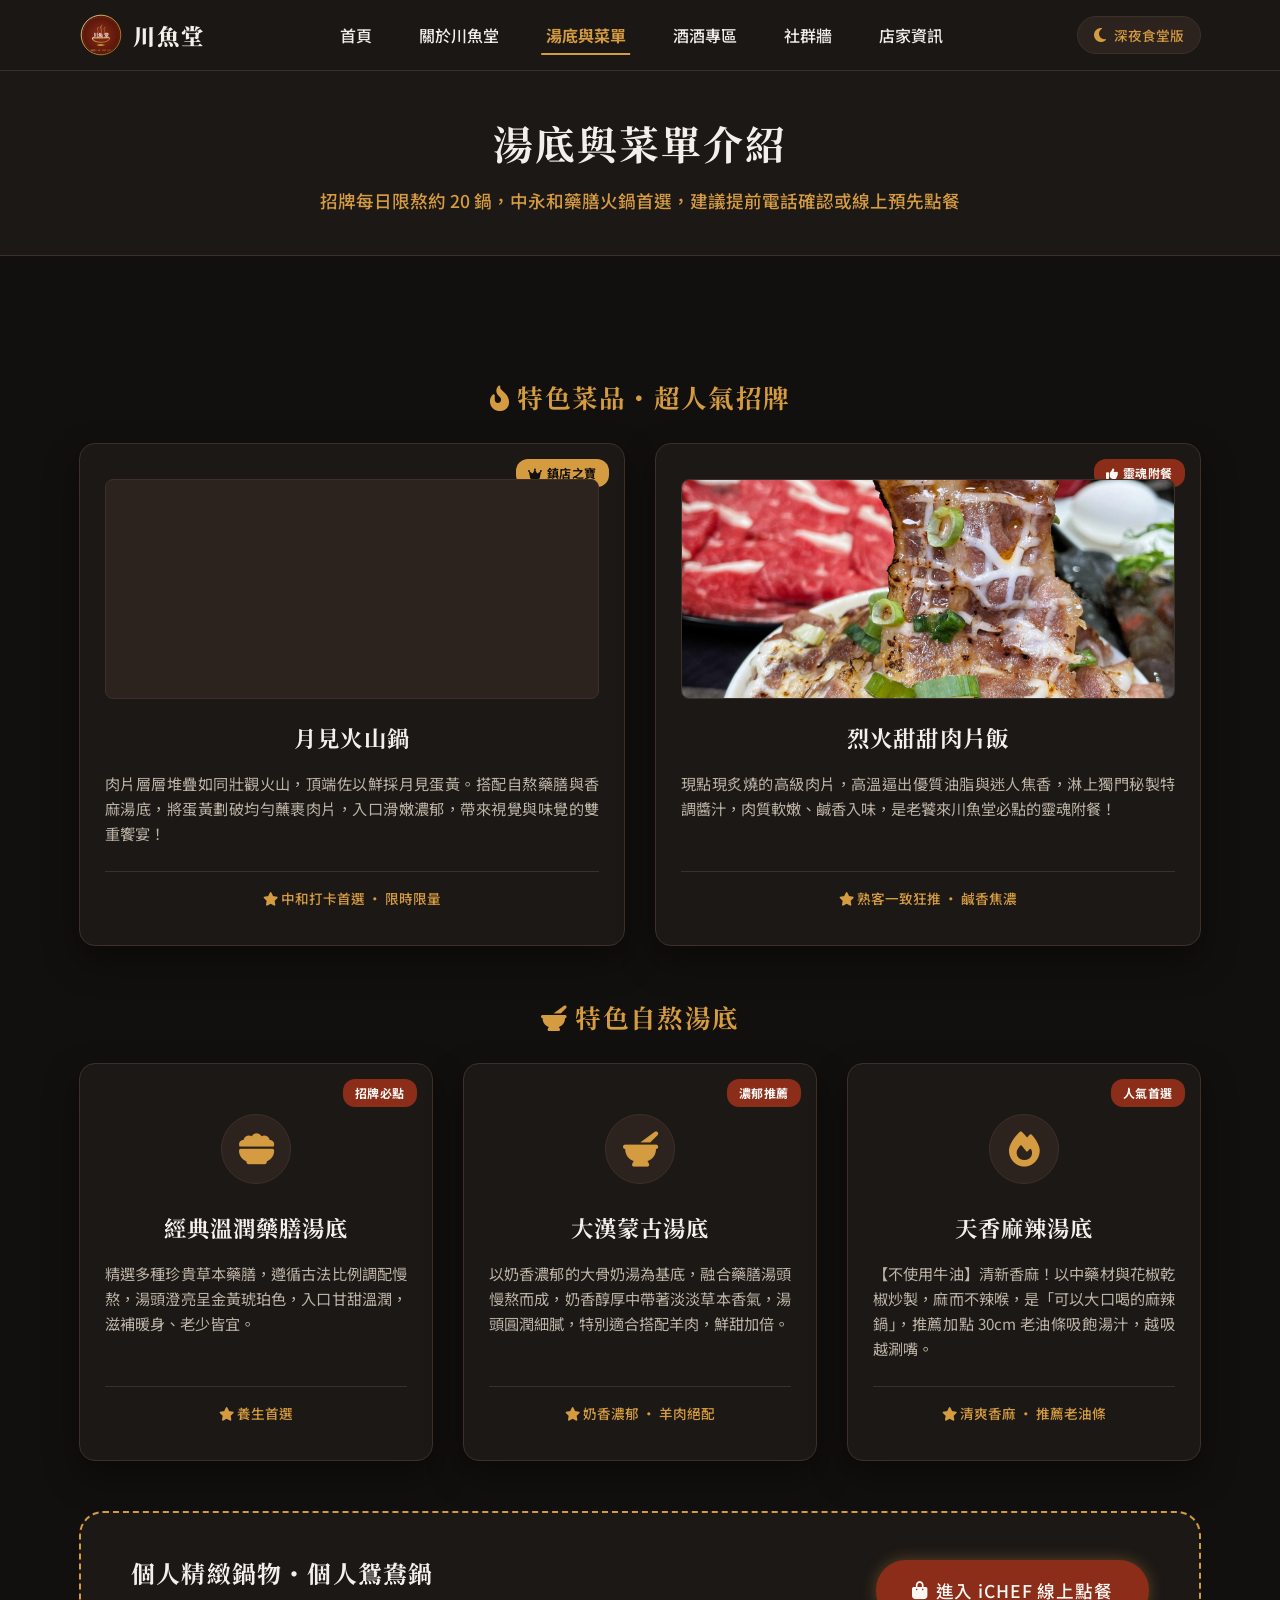
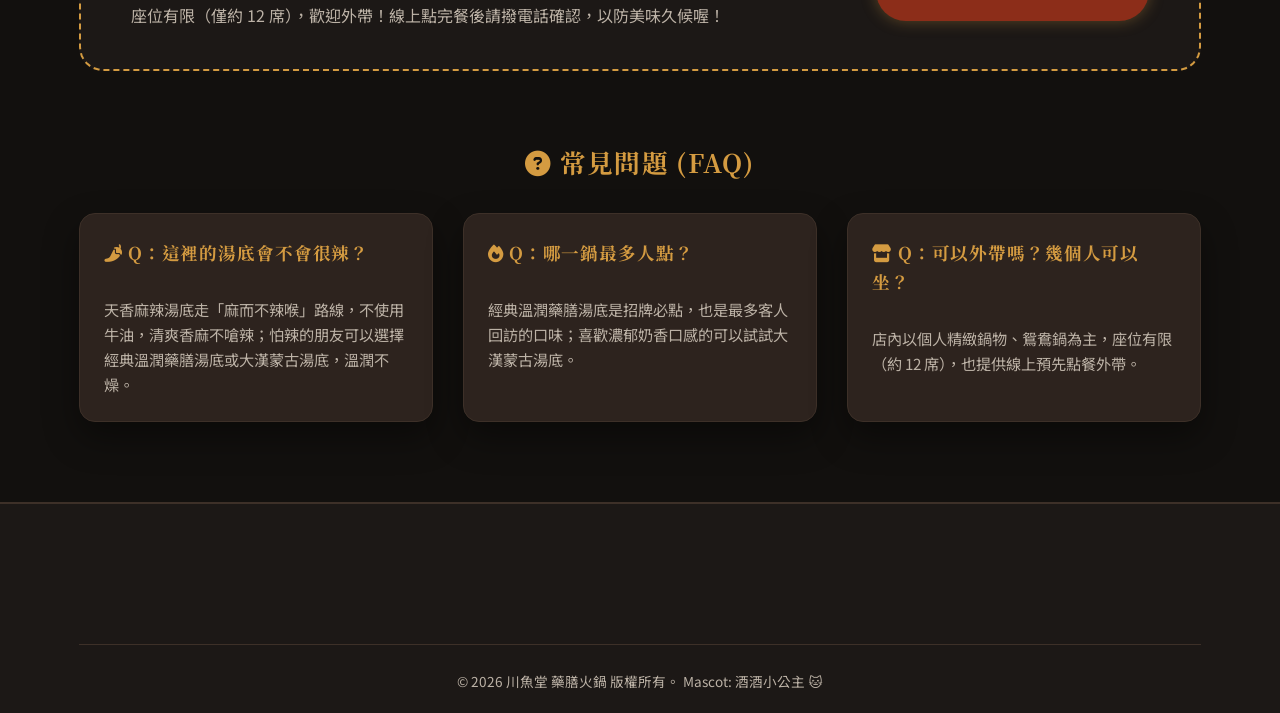
<file: menu.html>
﻿<!DOCTYPE html>
<html lang="zh-Hant">
<head>
  <meta charset="UTF-8">
  <meta name="viewport" content="width=device-width, initial-scale=1.0">
  <title>湯底與菜單｜中永和藥膳火鍋、麻辣鍋推薦</title>
  
  <!-- SEO Meta Tags -->
  <meta name="description" content="招牌經典溫潤藥膳湯底、大漢蒙古奶湯，湯頭適合搭配羊肉，天香麻辣鍋不使用牛油。每日限熬約20鍋，建議提前電話確認或線上預先點餐，中永和火鍋首選。">
  <meta name="keywords" content="湯底與菜單, 川魚堂菜單, 中和火鍋菜單, 月見火山鍋, 烈火甜甜肉片飯, 經典藥膳湯底, 大漢蒙古奶湯, 天香麻辣鍋不含牛油, 老油條">
  
  <!-- Open Graph -->
  <meta property="og:title" content="湯底與菜單｜中永和藥膳火鍋、麻辣鍋推薦">
  <meta property="og:description" content="招牌每日限熬約20鍋，天然溫潤藥膳、蒙古奶湯搭配羊肉絕配，天香麻辣不含牛油，線上預先點餐。">
  <meta property="og:type" content="website">
  
  <!-- Google Fonts -->
  <link rel="preconnect" href="https://fonts.googleapis.com">
  <link rel="preconnect" href="https://fonts.gstatic.com" crossorigin>
  <link href="https://fonts.googleapis.com/css2?family=Noto+Sans+TC:wght@300;400;500;700&family=Noto+Serif+TC:wght@500;700;900&family=Outfit:wght@400;600&display=swap" rel="stylesheet">
  
  <!-- FontAwesome Icons -->
  <link rel="stylesheet" href="https://cdnjs.cloudflare.com/ajax/libs/font-awesome/6.4.0/css/all.min.css">
  
  <!-- Custom Stylesheets -->
  <link rel="stylesheet" href="style.css">
  <script src="https://analytics.ahrefs.com/analytics.js" data-key="Duc6YBq5ULNKERIEFAeN1g" async></script>
</head>
<body class="dark-theme">

  <!-- Top Navigation Bar -->
  <nav class="navbar" id="navbar">
    <div class="nav-container">
      <a href="index.html" class="logo-link" id="nav-logo-link">
        <img src="images/logo.svg" alt="川魚堂 藥膳火鍋 品牌標誌" class="nav-logo" id="nav-logo-img">
        <span class="logo-text">川魚堂</span>
      </a>
      
      <!-- Mobile Toggle Button -->
      <button class="nav-toggle" id="nav-toggle" aria-label="切換選單">
        <span class="bar"></span>
        <span class="bar"></span>
        <span class="bar"></span>
      </button>
      
      <!-- Nav Links -->
      <ul class="nav-menu" id="nav-menu">
        <li><a href="index.html" class="nav-item">首頁</a></li>
        <li><a href="about.html" class="nav-item">關於川魚堂</a></li>
        <li><a href="menu.html" class="nav-item active">湯底與菜單</a></li>
        <li><a href="jiujiu.html" class="nav-item">酒酒專區</a></li>
        <li><a href="social.html" class="nav-item">社群牆</a></li>
        <li><a href="info.html" class="nav-item">店家資訊</a></li>
      </ul>
      
      <!-- Theme Switcher -->
      <button class="theme-switcher-btn" id="theme-switcher" aria-label="切換網站風格" title="點擊切換 溫潤草本/深夜食堂 風格">
        <i class="fa-solid fa-moon theme-icon" id="theme-icon"></i>
        <span class="theme-label" id="theme-label">深夜食堂版</span>
      </button>
    </div>
  </nav>

  <!-- Page Header -->
  <header class="page-header" style="background-color: var(--bg-secondary); padding: 110px 0 40px 0; border-bottom: 1px solid var(--border-color);">
    <div class="container text-center">
      <h1 style="font-size: 2.5rem; color: var(--text-main); margin-bottom: 10px;">湯底與菜單介紹</h1>
      <p style="color: var(--color-secondary); font-size: 1.1rem; font-weight: 500; max-width: 800px; margin: 0 auto;">
        招牌每日限熬約 20 鍋，中永和藥膳火鍋首選，建議提前電話確認或線上預先點餐
      </p>
    </div>
  </header>

  <!-- Menu Section -->
  <section class="section menu-section" id="menu">
    <div class="container">
      
      <!-- Section: Signature Featured Dishes -->
      <h3 class="subheading-title scroll-reveal"><i class="fa-solid fa-fire-flame-curved"></i> 特色菜品・超人氣招牌</h3>
      <div class="grid grid-2 scroll-reveal" style="margin-bottom: 50px;">
        <!-- Featured Dish 1: 月見火山鍋 -->
        <div class="menu-card">
          <div class="menu-card-badge" style="background-color: #D49B41; color: #12100E;"><i class="fa-solid fa-crown"></i> 鎮店之寶</div>
          <div class="dish-card-media-wrap">
            <video src="images/volcano.mp4" autoplay loop muted playsinline class="dish-card-media" title="川魚堂鎮店之寶月見火山鍋 - 滿滿肉片堆疊如火山，搭配鮮採月見蛋黃，中和必吃打卡美食" aria-label="川魚堂鎮店之寶月見火山鍋"></video>
          </div>
          <h3 class="menu-card-title">月見火山鍋</h3>
          <p class="menu-card-desc">
            肉片層層堆疊如同壯觀火山，頂端佐以鮮採月見蛋黃。搭配自熬藥膳與香麻湯底，將蛋黃劃破均勻蘸裹肉片，入口滑嫩濃郁，帶來視覺與味覺的雙重饗宴！
          </p>
          <div class="menu-card-footer">
            <span class="recommendation"><i class="fa-solid fa-star"></i> 中和打卡首選 • 限時限量</span>
          </div>
        </div>

        <!-- Featured Dish 2: 烈火甜甜肉片飯 -->
        <div class="menu-card">
          <div class="menu-card-badge"><i class="fa-solid fa-thumbs-up"></i> 靈魂附餐</div>
          <div class="dish-card-media-wrap">
            <img src="images/seared-rice.jpg" alt="川魚堂特色主食烈火甜甜肉片飯 - 現點現炙燒香氣逼人，肉汁飽滿淋上獨門秘製醬汁，中和宵夜火鍋必點附餐" class="dish-card-media">
          </div>
          <h3 class="menu-card-title">烈火甜甜肉片飯</h3>
          <p class="menu-card-desc">
            現點現炙燒的高級肉片，高溫逼出優質油脂與迷人焦香，淋上獨門秘製特調醬汁，肉質軟嫩、鹹香入味，是老饕來川魚堂必點的靈魂附餐！
          </p>
          <div class="menu-card-footer">
            <span class="recommendation"><i class="fa-solid fa-star"></i> 熟客一致狂推 • 鹹香焦濃</span>
          </div>
        </div>
      </div>
      
      <!-- Section: Soup Bases Grid -->
      <h3 class="subheading-title scroll-reveal"><i class="fa-solid fa-mortar-pestle"></i> 特色自熬湯底</h3>
      <div class="grid grid-3 scroll-reveal">
        <!-- Soup 1 -->
        <div class="menu-card">
          <div class="menu-card-badge">招牌必點</div>
          <div class="menu-card-icon-wrap">
            <i class="fa-solid fa-bowl-food"></i>
          </div>
          <h3 class="menu-card-title">經典溫潤藥膳湯底</h3>
          <p class="menu-card-desc">
            精選多種珍貴草本藥膳，遵循古法比例調配慢熬，湯頭澄亮呈金黃琥珀色，入口甘甜溫潤，滋補暖身、老少皆宜。
          </p>
          <div class="menu-card-footer">
            <span class="recommendation"><i class="fa-solid fa-star"></i> 養生首選</span>
          </div>
        </div>
        
        <!-- Soup 2 -->
        <div class="menu-card">
          <div class="menu-card-badge">濃郁推薦</div>
          <div class="menu-card-icon-wrap">
            <i class="fa-solid fa-mortar-pestle"></i>
          </div>
          <h3 class="menu-card-title">大漢蒙古湯底</h3>
          <p class="menu-card-desc">
            以奶香濃郁的大骨奶湯為基底，融合藥膳湯頭慢熬而成，奶香醇厚中帶著淡淡草本香氣，湯頭圓潤細膩，特別適合搭配羊肉，鮮甜加倍。
          </p>
          <div class="menu-card-footer">
            <span class="recommendation"><i class="fa-solid fa-star"></i> 奶香濃郁 • 羊肉絕配</span>
          </div>
        </div>
        
        <!-- Soup 3 -->
        <div class="menu-card">
          <div class="menu-card-badge">人氣首選</div>
          <div class="menu-card-icon-wrap">
            <i class="fa-solid fa-fire"></i>
          </div>
          <h3 class="menu-card-title">天香麻辣湯底</h3>
          <p class="menu-card-desc">
            【不使用牛油】清新香麻！以中藥材與花椒乾椒炒製，麻而不辣喉，是「可以大口喝的麻辣鍋」，推薦加點 30cm 老油條吸飽湯汁，越吸越涮嘴。
          </p>
          <div class="menu-card-footer">
            <span class="recommendation"><i class="fa-solid fa-star"></i> 清爽香麻 • 推薦老油條</span>
          </div>
        </div>
      </div>
      
      <!-- CTA Ordering Banner -->
      <div class="menu-cta-banner scroll-reveal" style="margin-top: 50px;">
        <div class="cta-content">
          <h3 class="cta-title">個人精緻鍋物・個人鴛鴦鍋</h3>
          <p class="cta-text">座位有限（僅約 12 席），歡迎外帶！線上點完餐後請撥電話確認，以防美味久候喔！</p>
        </div>
        <div class="cta-action">
          <a href="https://shop.ichefpos.com/store/mGwgwyVS/ordering" target="_blank" rel="noopener noreferrer" class="btn btn-primary btn-large glow-btn" id="menu-order-btn">
            <i class="fa-solid fa-shopping-bag"></i> 進入 iCHEF 線上點餐
          </a>
        </div>
      </div>

      <!-- Section: FAQ 常見問題 -->
      <div class="faq-container scroll-reveal" style="margin-top: 70px;">
        <h3 class="subheading-title" style="margin-bottom: 30px;"><i class="fa-solid fa-circle-question"></i> 常見問題 (FAQ)</h3>
        <div class="grid grid-3">
          <div class="pillar-card" style="flex-direction: column; text-align: left;">
            <h4 style="color: var(--color-secondary); margin-bottom: 10px; font-size: 1.1rem;">
              <i class="fa-solid fa-pepper-hot"></i> Q：這裡的湯底會不會很辣？
            </h4>
            <p style="color: var(--text-muted); font-size: 0.95rem;">
              天香麻辣湯底走「麻而不辣喉」路線，不使用牛油，清爽香麻不嗆辣；怕辣的朋友可以選擇經典溫潤藥膳湯底或大漢蒙古湯底，溫潤不燥。
            </p>
          </div>

          <div class="pillar-card" style="flex-direction: column; text-align: left;">
            <h4 style="color: var(--color-secondary); margin-bottom: 10px; font-size: 1.1rem;">
              <i class="fa-solid fa-fire"></i> Q：哪一鍋最多人點？
            </h4>
            <p style="color: var(--text-muted); font-size: 0.95rem;">
              經典溫潤藥膳湯底是招牌必點，也是最多客人回訪的口味；喜歡濃郁奶香口感的可以試試大漢蒙古湯底。
            </p>
          </div>

          <div class="pillar-card" style="flex-direction: column; text-align: left;">
            <h4 style="color: var(--color-secondary); margin-bottom: 10px; font-size: 1.1rem;">
              <i class="fa-solid fa-store"></i> Q：可以外帶嗎？幾個人可以坐？
            </h4>
            <p style="color: var(--text-muted); font-size: 0.95rem;">
              店內以個人精緻鍋物、鴛鴦鍋為主，座位有限（約 12 席），也提供線上預先點餐外帶。
            </p>
          </div>
        </div>
      </div>

    </div>
  </section>

  <!-- Footer Info -->
  <footer class="footer-section">
    <div class="container">
      <div class="footer-bottom text-center">
        <p>&copy; 2026 川魚堂 藥膳火鍋 版權所有。 Mascot: 酒酒小公主 🐱</p>
      </div>
    </div>
  </footer>

  <!-- Custom Scripts -->
  <script src="app.js"></script>
</body>
</html>
</file>
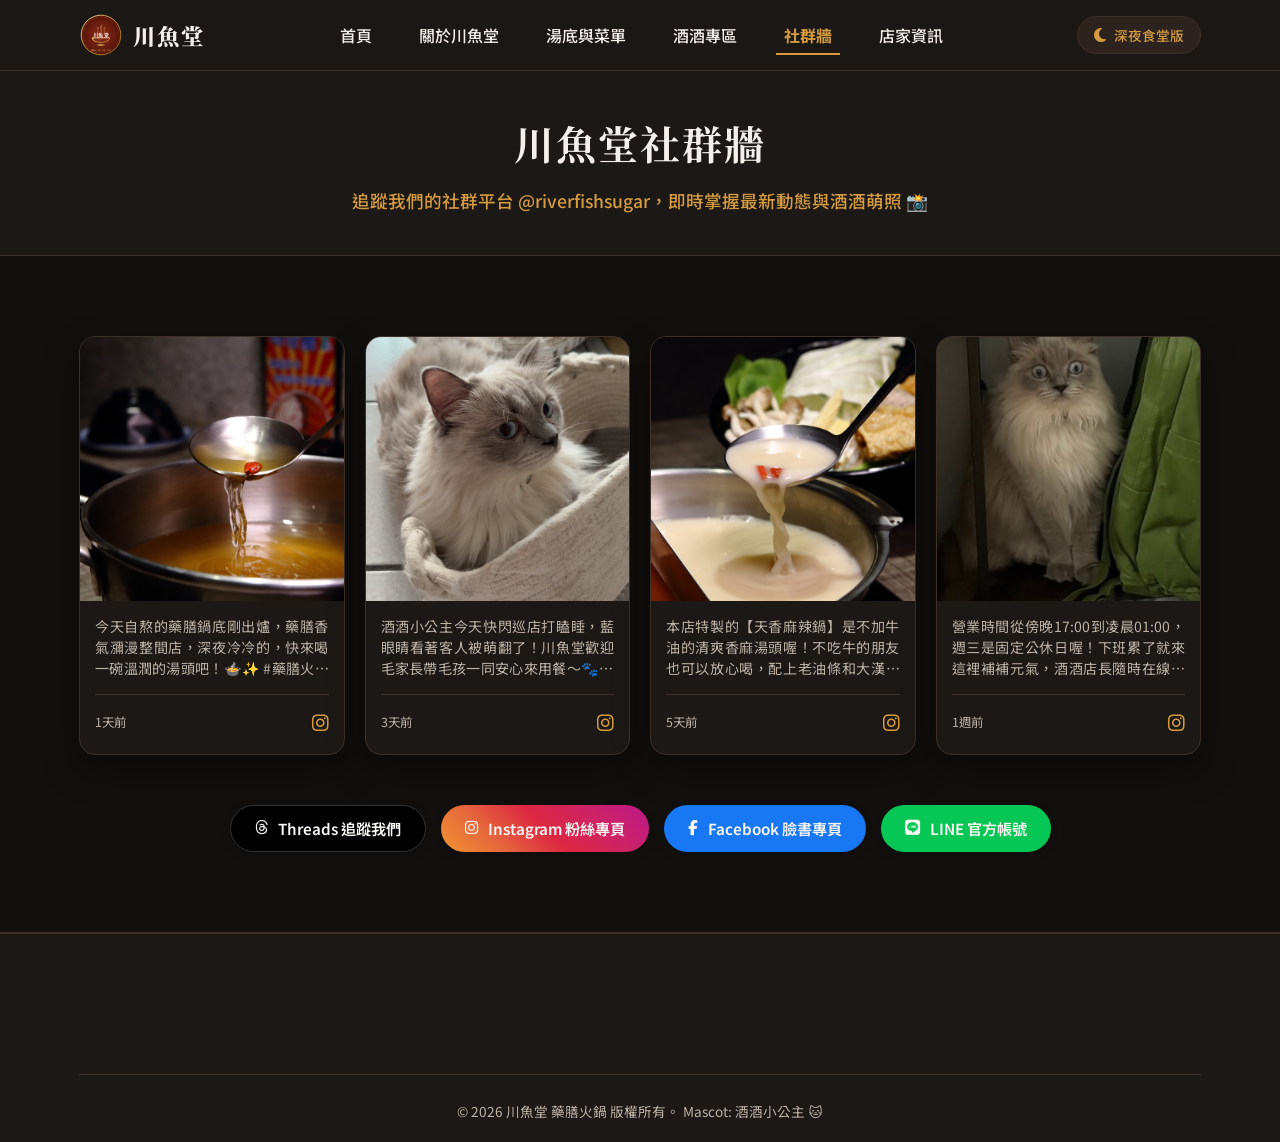
<file: social.html>
﻿<!DOCTYPE html>
<html lang="zh-Hant">
<head>
  <meta charset="UTF-8">
  <meta name="viewport" content="width=device-width, initial-scale=1.0">
  <title>社群牆｜IG、Threads最新動態｜川魚堂中和藥膳鍋</title>
  
  <!-- SEO Meta Tags -->
  <meta name="description" content="追蹤川魚堂社群帳號riverfishsugar，掌握中永和藥膳火鍋最新優惠、菜單資訊與店貓萌照，第一手宵夜情報不錯過。">
  <meta name="keywords" content="川魚堂社群牆, riverfishsugar, 川魚堂IG, 川魚堂Threads, 川魚堂FB, 川魚堂LINE, 中和美食動態">
  
  <!-- Open Graph -->
  <meta property="og:title" content="社群牆｜IG、Threads最新動態｜川魚堂中和藥膳鍋">
  <meta property="og:description" content="追蹤川魚堂社群帳號 riverfishsugar，掌握最新優惠、菜單資訊與店貓萌照。">
  <meta property="og:type" content="website">
  
  <!-- Google Fonts -->
  <link rel="preconnect" href="https://fonts.googleapis.com">
  <link rel="preconnect" href="https://fonts.gstatic.com" crossorigin>
  <link href="https://fonts.googleapis.com/css2?family=Noto+Sans+TC:wght@300;400;500;700&family=Noto+Serif+TC:wght@500;700;900&family=Outfit:wght@400;600&display=swap" rel="stylesheet">
  
  <!-- FontAwesome Icons -->
  <link rel="stylesheet" href="https://cdnjs.cloudflare.com/ajax/libs/font-awesome/6.4.0/css/all.min.css">
  
  <!-- Custom Stylesheets -->
  <link rel="stylesheet" href="style.css">
  <script src="https://analytics.ahrefs.com/analytics.js" data-key="Duc6YBq5ULNKERIEFAeN1g" async></script>
</head>
<body class="dark-theme">

  <!-- Top Navigation Bar -->
  <nav class="navbar" id="navbar">
    <div class="nav-container">
      <a href="index.html" class="logo-link" id="nav-logo-link">
        <img src="images/logo.svg" alt="川魚堂 藥膳火鍋 品牌標誌" class="nav-logo" id="nav-logo-img">
        <span class="logo-text">川魚堂</span>
      </a>
      
      <!-- Mobile Toggle Button -->
      <button class="nav-toggle" id="nav-toggle" aria-label="切換選單">
        <span class="bar"></span>
        <span class="bar"></span>
        <span class="bar"></span>
      </button>
      
      <!-- Nav Links -->
      <ul class="nav-menu" id="nav-menu">
        <li><a href="index.html" class="nav-item">首頁</a></li>
        <li><a href="about.html" class="nav-item">關於川魚堂</a></li>
        <li><a href="menu.html" class="nav-item">湯底與菜單</a></li>
        <li><a href="jiujiu.html" class="nav-item">酒酒專區</a></li>
        <li><a href="social.html" class="nav-item active">社群牆</a></li>
        <li><a href="info.html" class="nav-item">店家資訊</a></li>
      </ul>
      
      <!-- Theme Switcher -->
      <button class="theme-switcher-btn" id="theme-switcher" aria-label="切換網站風格" title="點擊切換 溫潤草本/深夜食堂 風格">
        <i class="fa-solid fa-moon theme-icon" id="theme-icon"></i>
        <span class="theme-label" id="theme-label">深夜食堂版</span>
      </button>
    </div>
  </nav>

  <!-- Page Header -->
  <header class="page-header" style="background-color: var(--bg-secondary); padding: 110px 0 40px 0; border-bottom: 1px solid var(--border-color);">
    <div class="container text-center">
      <h1 style="font-size: 2.5rem; color: var(--text-main); margin-bottom: 10px;">川魚堂社群牆</h1>
      <p style="color: var(--color-secondary); font-size: 1.1rem; font-weight: 500;">
        追蹤我們的社群平台 @riverfishsugar，即時掌握最新動態與酒酒萌照 📸
      </p>
    </div>
  </header>

  <!-- Social Feed Section -->
  <section class="section social-section" id="social">
    <div class="container">
      
      <!-- Mock Instagram / Threads Grid -->
      <div class="grid grid-4 social-feed-grid scroll-reveal">
        <!-- Post 1 -->
        <div class="social-post-card">
          <div class="post-img-wrap">
            <img src="images/hero-1.jpg" alt="川魚堂每日自熬藥膳湯頭出鍋社群貼文圖" class="post-img">
            <div class="post-hover-overlay">
              <span><i class="fa-regular fa-heart"></i> 124</span>
              <span><i class="fa-regular fa-comment"></i> 18</span>
            </div>
          </div>
          <div class="post-content">
            <p class="post-text">今天自熬的藥膳鍋底剛出爐，藥膳香氣瀰漫整間店，深夜冷冷的，快來喝一碗溫潤的湯頭吧！🍲✨ #藥膳火鍋 #中和美食</p>
            <div class="post-meta">
              <span class="post-date">1天前</span>
              <a href="https://www.instagram.com/riverfishsugar" target="_blank" rel="noopener noreferrer" class="post-link"><i class="fa-brands fa-instagram"></i></a>
            </div>
          </div>
        </div>
        
        <!-- Post 2 -->
        <div class="social-post-card">
          <div class="post-img-wrap">
            <img src="images/jiujiu-1.JPG" alt="川魚堂店貓暹羅貓酒酒小公主打瞌睡社群貼文圖" class="post-img">
            <div class="post-hover-overlay">
              <span><i class="fa-regular fa-heart"></i> 256</span>
              <span><i class="fa-regular fa-comment"></i> 32</span>
            </div>
          </div>
          <div class="post-content">
            <p class="post-text">酒酒小公主今天快閃巡店打瞌睡，藍眼睛看著客人被萌翻了！川魚堂歡迎毛家長帶毛孩一同安心來用餐～🐾🐱 #暹羅貓 #店貓日常</p>
            <div class="post-meta">
              <span class="post-date">3天前</span>
              <a href="https://www.instagram.com/riverfishsugar" target="_blank" rel="noopener noreferrer" class="post-link"><i class="fa-brands fa-instagram"></i></a>
            </div>
          </div>
        </div>
        
        <!-- Post 3 -->
        <div class="social-post-card">
          <div class="post-img-wrap">
            <img src="images/hero-2.jpg" alt="川魚堂天香麻辣湯底不用牛油社群貼文圖" class="post-img">
            <div class="post-hover-overlay">
              <span><i class="fa-regular fa-heart"></i> 98</span>
              <span><i class="fa-regular fa-comment"></i> 12</span>
            </div>
          </div>
          <div class="post-content">
            <p class="post-text">本店特製的【天香麻辣鍋】是不加牛油的清爽香麻湯頭喔！不吃牛的朋友也可以放心喝，配上老油條和大漢蒙古湯，大滿足！🔥 #麻辣鍋 #深夜宵夜</p>
            <div class="post-meta">
              <span class="post-date">5天前</span>
              <a href="https://www.instagram.com/riverfishsugar" target="_blank" rel="noopener noreferrer" class="post-link"><i class="fa-brands fa-instagram"></i></a>
            </div>
          </div>
        </div>
        
        <!-- Post 4 -->
        <div class="social-post-card">
          <div class="post-img-wrap">
            <img src="images/jiujiu-2.JPG" alt="川魚堂深夜食堂營業至凌晨一點社群貼文圖" class="post-img">
            <div class="post-hover-overlay">
              <span><i class="fa-regular fa-heart"></i> 189</span>
              <span><i class="fa-regular fa-comment"></i> 14</span>
            </div>
          </div>
          <div class="post-content">
            <p class="post-text">營業時間從傍晚17:00到凌晨01:00，週三是固定公休日喔！下班累了就來這裡補補元氣，酒酒店長隨時在線營業中～💖 #深夜食堂 #中和宵夜</p>
            <div class="post-meta">
              <span class="post-date">1週前</span>
              <a href="https://www.instagram.com/riverfishsugar" target="_blank" rel="noopener noreferrer" class="post-link"><i class="fa-brands fa-instagram"></i></a>
            </div>
          </div>
        </div>
      </div>
      
      <!-- Social Media Badge Menu -->
      <div class="social-links-container scroll-reveal" style="margin-top: 40px;">
        <a href="https://www.threads.com/@riverfishsugar?igshid=NTc4MTIwNjQ2YQ==" target="_blank" rel="noopener noreferrer" class="social-btn threads-btn" id="social-threads">
          <i class="fa-brands fa-threads"></i> Threads 追蹤我們
        </a>
        <a href="https://www.instagram.com/riverfishsugar?igsh=MTNkdWRpMW5xbmJ0eQ%3D%3D&utm_source=qr" target="_blank" rel="noopener noreferrer" class="social-btn ig-btn" id="social-ig">
          <i class="fa-brands fa-instagram"></i> Instagram 粉絲專頁
        </a>
        <a href="https://www.facebook.com/share/14jnn1NE57c/?mibextid=wwXIfr" target="_blank" rel="noopener noreferrer" class="social-btn fb-btn" id="social-fb">
          <i class="fa-brands fa-facebook-f"></i> Facebook 臉書專頁
        </a>
        <a href="https://line.me/R/ti/p/%40625umctp#~" target="_blank" rel="noopener noreferrer" class="social-btn line-btn" id="social-line">
          <i class="fa-brands fa-line"></i> LINE 官方帳號
        </a>
      </div>

    </div>
  </section>

  <!-- Footer Info -->
  <footer class="footer-section">
    <div class="container">
      <div class="footer-bottom text-center">
        <p>&copy; 2026 川魚堂 藥膳火鍋 版權所有。 Mascot: 酒酒小公主 🐱</p>
      </div>
    </div>
  </footer>

  <!-- Custom Scripts -->
  <script src="app.js"></script>
</body>
</html>
</file>
<file: style.css>
﻿/* ==========================================================================
   川魚堂 藥膳火鍋 一頁式官網樣式表
   Aesthetics: Warm, Premium, Chinese-Modern, Mobile-First
   ========================================================================== */

/* --------------------------------------------------------------------------
   1. Theme Variables & Reset
   -------------------------------------------------------------------------- */
:root {
  /* Common Animation & Transition Timing */
  --transition-speed: 0.3s;
  --transition-slow: 0.6s;
  --transition-ease: cubic-bezier(0.25, 0.8, 0.25, 1);
  --border-radius-sm: 8px;
  --border-radius-md: 16px;
  --border-radius-lg: 24px;
}

/* 深夜食堂版 (Dark Theme) - Default */
.dark-theme {
  --bg-primary: #12100E;     /* 暗黑曜石 */
  --bg-secondary: #1C1816;   /* 深炭褐 */
  --bg-tertiary: #2D231E;    /* 暖古銅褐 */
  --color-primary: #8C2D19;  /* 溫潤棗紅 */
  --color-primary-hover: #A63A21;
  --color-secondary: #D49B41; /* 琥珀暖金 */
  --color-secondary-hover: #E3AF5B;
  --text-main: #F5EFEB;      /* 溫潤奶白 */
  --text-muted: #BCB2A6;     /* 柔焦米色 */
  --border-color: #3D3028;   /* 古銅細邊 */
  --card-shadow: 0 15px 35px rgba(0, 0, 0, 0.4);
  --glow-color: rgba(212, 155, 65, 0.35);
  --navbar-bg: rgba(28, 24, 22, 0.85);
  --gradient-overlay: linear-gradient(to bottom, rgba(18, 16, 14, 0.3), rgba(18, 16, 14, 0.95));
}

/* 溫潤草本版 (Light Theme) */
.light-theme {
  --bg-primary: #FAF7F2;     /* 暖杏白/和紙米 */
  --bg-secondary: #F3ECE3;   /* 柔和沙色 */
  --bg-tertiary: #EBE1D3;    /* 暖古木褐 */
  --color-primary: #7A2016;  /* 草本棗紅 */
  --color-primary-hover: #932E22;
  --color-secondary: #4E3629; /* 深木褐 */
  --color-secondary-hover: #634839;
  --text-main: #2C2523;      /* 炭灰黑 */
  --text-muted: #685C56;     /* 柔褐文字 */
  --border-color: #DCD0C0;   /* 暖米細邊 */
  --card-shadow: 0 12px 30px rgba(78, 54, 41, 0.08);
  --glow-color: rgba(122, 32, 22, 0.15);
  --navbar-bg: rgba(250, 247, 242, 0.9);
  --gradient-overlay: linear-gradient(to bottom, rgba(78, 54, 41, 0.1), rgba(250, 247, 242, 0.95));
}

* {
  margin: 0;
  padding: 0;
  box-sizing: border-box;
}

html {
  font-size: 16px;
  scroll-behavior: smooth;
  scroll-padding-top: 70px;
}

body {
  font-family: 'Noto Sans TC', system-ui, -apple-system, sans-serif;
  background-color: var(--bg-primary);
  color: var(--text-main);
  line-height: 1.65;
  transition: background-color var(--transition-speed) var(--transition-ease), 
              color var(--transition-speed) var(--transition-ease);
  overflow-x: hidden;
}

h1, h2, h3, h4, h5, h6 {
  font-family: 'Noto Serif TC', 'Georgia', serif;
  font-weight: 700;
  letter-spacing: 0.05em;
}

a {
  color: inherit;
  text-decoration: none;
  transition: all var(--transition-speed) var(--transition-ease);
}

img {
  max-width: 100%;
  height: auto;
  display: block;
}

ul {
  list-style: none;
}

/* Custom Scrollbar */
::-webkit-scrollbar {
  width: 10px;
}
::-webkit-scrollbar-track {
  background: var(--bg-primary);
}
::-webkit-scrollbar-thumb {
  background: var(--border-color);
  border-radius: var(--border-radius-sm);
}
::-webkit-scrollbar-thumb:hover {
  background: var(--color-secondary);
}

/* --------------------------------------------------------------------------
   2. Layout Utilities
   -------------------------------------------------------------------------- */
.container {
  width: 90%;
  max-width: 1200px;
  margin: 0 auto;
  padding: 0 15px;
}

.section {
  padding: 80px 0;
  border-bottom: 1px solid var(--border-color);
  position: relative;
  transition: border-color var(--transition-speed) var(--transition-ease);
}

.text-center {
  text-align: center;
}

.grid {
  display: grid;
  gap: 30px;
}

@media (min-width: 768px) {
  .grid-2 {
    grid-template-columns: repeat(2, 1fr);
  }
  .grid-3 {
    grid-template-columns: repeat(3, 1fr);
  }
  .grid-4 {
    grid-template-columns: repeat(4, 1fr);
  }
  .grid-2-1-3 {
    grid-template-columns: 1.2fr 0.8fr;
  }
}

/* Section Headers */
.section-header {
  margin-bottom: 50px;
}

.section-title {
  font-size: 2.2rem;
  margin-bottom: 15px;
  position: relative;
  display: inline-block;
}

.title-divider {
  width: 60px;
  height: 4px;
  background-color: var(--color-secondary);
  margin: 0 auto 20px auto;
  border-radius: 2px;
  transition: background-color var(--transition-speed) var(--transition-ease);
}

.section-subtitle {
  font-size: 1.1rem;
  color: var(--text-muted);
  max-width: 600px;
  margin: 0 auto;
}

/* Buttons */
.btn {
  display: inline-flex;
  align-items: center;
  justify-content: center;
  gap: 8px;
  padding: 12px 28px;
  font-size: 1rem;
  font-weight: 500;
  border-radius: 30px;
  cursor: pointer;
  border: none;
  font-family: 'Noto Sans TC', sans-serif;
  letter-spacing: 0.05em;
  transition: all var(--transition-speed) var(--transition-ease);
}

.btn-primary {
  background-color: var(--color-primary);
  color: #FAF7F2;
}

.btn-primary:hover {
  background-color: var(--color-primary-hover);
  transform: translateY(-2px);
  box-shadow: 0 5px 15px var(--glow-color);
}

.btn-secondary {
  background-color: transparent;
  color: var(--text-main);
  border: 2px solid var(--border-color);
}

.btn-secondary:hover {
  background-color: var(--bg-tertiary);
  border-color: var(--color-secondary);
  color: var(--color-secondary);
  transform: translateY(-2px);
}

.btn-large {
  padding: 16px 36px;
  font-size: 1.1rem;
}

/* --------------------------------------------------------------------------
   3. Navigation Header
   -------------------------------------------------------------------------- */
.navbar {
  position: fixed;
  top: 0;
  left: 0;
  width: 100%;
  z-index: 1000;
  background-color: var(--navbar-bg);
  backdrop-filter: blur(12px);
  -webkit-backdrop-filter: blur(12px);
  border-bottom: 1px solid var(--border-color);
  transition: all var(--transition-speed) var(--transition-ease);
}

.nav-container {
  display: flex;
  justify-content: space-between;
  align-items: center;
  height: 70px;
  width: 90%;
  max-width: 1200px;
  margin: 0 auto;
  padding: 0 15px;
}

.logo-link {
  display: flex;
  align-items: center;
  gap: 10px;
}

.nav-logo {
  height: 44px;
  width: 44px;
  transition: transform var(--transition-speed) var(--transition-ease);
}

.logo-link:hover .nav-logo {
  transform: rotate(15deg);
}

.logo-text {
  font-family: 'Noto Serif TC', serif;
  font-weight: 900;
  font-size: 1.4rem;
  letter-spacing: 0.1em;
  color: var(--text-main);
}

/* Nav Menu */
.nav-menu {
  display: none; /* Hide on mobile by default */
}

.nav-item {
  font-size: 1rem;
  font-weight: 500;
  padding: 8px 16px;
  position: relative;
}

.nav-item::after {
  content: '';
  position: absolute;
  bottom: 0;
  left: 50%;
  width: 0;
  height: 2px;
  background-color: var(--color-secondary);
  transition: all var(--transition-speed) var(--transition-ease);
  transform: translateX(-50%);
}

.nav-item:hover {
  color: var(--color-secondary);
}

.nav-item:hover::after,
.nav-item.active::after {
  width: 80%;
}

.nav-item:hover,
.nav-item.active {
  color: var(--color-secondary);
  font-weight: 700;
}

/* Theme Switcher Button */
.theme-switcher-btn {
  display: flex;
  align-items: center;
  gap: 8px;
  background: var(--bg-tertiary);
  border: 1px solid var(--border-color);
  padding: 8px 16px;
  border-radius: 20px;
  cursor: pointer;
  color: var(--color-secondary);
  font-family: 'Noto Sans TC', sans-serif;
  font-size: 0.85rem;
  font-weight: 500;
  transition: all var(--transition-speed) var(--transition-ease);
}

.theme-switcher-btn:hover {
  border-color: var(--color-secondary);
  transform: scale(1.05);
}

.theme-icon {
  font-size: 1rem;
  transition: transform var(--transition-slow) var(--transition-ease);
}

.theme-switcher-btn:hover .theme-icon {
  transform: rotate(360deg);
}

/* Mobile Nav Toggle */
.nav-toggle {
  display: flex;
  flex-direction: column;
  justify-content: space-between;
  width: 26px;
  height: 18px;
  background: transparent;
  border: none;
  cursor: pointer;
  padding: 0;
}

.nav-toggle .bar {
  width: 100%;
  height: 2px;
  background-color: var(--text-main);
  border-radius: 2px;
  transition: all var(--transition-speed) var(--transition-ease);
}

/* Desktop Styles */
@media (min-width: 768px) {
  .nav-toggle {
    display: none;
  }
  .nav-menu {
    display: flex;
    align-items: center;
    gap: 15px;
  }
}

/* Mobile Nav Menu Drawer Open state */
@media (max-width: 767px) {
  .nav-menu.active {
    display: flex;
    flex-direction: column;
    position: absolute;
    top: 70px;
    left: 0;
    width: 100%;
    background-color: var(--bg-secondary);
    border-bottom: 1px solid var(--border-color);
    padding: 20px 0;
    box-shadow: var(--card-shadow);
  }
  
  .nav-menu.active li {
    width: 100%;
    text-align: center;
    margin: 12px 0;
  }
  
  .nav-toggle.active .bar:nth-child(1) {
    transform: translateY(8px) rotate(45deg);
  }
  
  .nav-toggle.active .bar:nth-child(2) {
    opacity: 0;
  }
  
  .nav-toggle.active .bar:nth-child(3) {
    transform: translateY(-8px) rotate(-45deg);
  }
}

/* --------------------------------------------------------------------------
   4. Hero Section & Slideshow
   -------------------------------------------------------------------------- */
.hero {
  position: relative;
  height: 80vh;
  min-height: 550px;
  width: 100%;
  display: flex;
  align-items: center;
  justify-content: center;
  overflow: hidden;
  margin-top: 70px;
}

@media (min-width: 768px) {
  .hero {
    height: 85vh;
  }
}

/* Carousel */
.carousel-container {
  position: absolute;
  top: 0;
  left: 0;
  width: 100%;
  height: 100%;
  z-index: 1;
}

.carousel-slide {
  position: absolute;
  top: 0;
  left: 0;
  width: 100%;
  height: 100%;
  opacity: 0;
  transition: opacity var(--transition-slow) ease-in-out;
}

.carousel-slide.active {
  opacity: 1;
}

.carousel-img {
  width: 100%;
  height: 100%;
  object-fit: cover;
  filter: brightness(0.45);
}

.carousel-indicators {
  position: absolute;
  bottom: 25px;
  left: 50%;
  transform: translateX(-50%);
  z-index: 5;
  display: flex;
  gap: 12px;
}

.carousel-indicators .dot {
  width: 10px;
  height: 10px;
  border-radius: 50%;
  background-color: rgba(255, 255, 255, 0.4);
  cursor: pointer;
  transition: all var(--transition-speed) var(--transition-ease);
}

.carousel-indicators .dot.active {
  background-color: var(--color-secondary);
  transform: scale(1.3);
}

/* Hero Content overlay */
.hero-overlay-content {
  position: relative;
  z-index: 2;
  text-align: center;
  width: 100%;
  padding-bottom: 40px;
}

.hero-title {
  font-size: 3rem;
  font-weight: 900;
  color: #FAF7F2;
  margin-bottom: 20px;
  text-shadow: 0 4px 15px rgba(0, 0, 0, 0.6);
  letter-spacing: 0.15em;
}

.hero-tagline {
  font-size: 1.3rem;
  color: var(--color-secondary);
  font-weight: 500;
  margin-bottom: 25px;
  text-shadow: 0 2px 8px rgba(0, 0, 0, 0.5);
  letter-spacing: 0.08em;
}

.hero-hours-badge {
  display: inline-flex;
  align-items: center;
  gap: 8px;
  background-color: rgba(0, 0, 0, 0.6);
  padding: 8px 20px;
  border-radius: 30px;
  font-size: 0.9rem;
  color: #FAF7F2;
  margin-bottom: 35px;
  border: 1px solid rgba(255, 255, 255, 0.2);
}

.hero-buttons {
  display: flex;
  flex-direction: column;
  align-items: center;
  gap: 15px;
}

@media (min-width: 576px) {
  .hero-title {
    font-size: 4rem;
  }
  .hero-tagline {
    font-size: 1.6rem;
  }
  .hero-buttons {
    flex-direction: row;
    justify-content: center;
  }
}

/* Animations */
@keyframes pulse {
  0% {
    transform: scale(1);
    box-shadow: 0 0 0 0 rgba(140, 45, 25, 0.7);
  }
  70% {
    transform: scale(1.05);
    box-shadow: 0 0 0 15px rgba(140, 45, 25, 0);
  }
  100% {
    transform: scale(1);
    box-shadow: 0 0 0 0 rgba(140, 45, 25, 0);
  }
}

.pulse-btn {
  animation: pulse 2s infinite;
}

.pulse-btn:hover {
  animation: none;
}

/* Floating Mobile FAB */
.mobile-order-fab {
  position: fixed;
  bottom: 25px;
  right: 20px;
  z-index: 999;
  background-color: var(--color-primary);
  color: #FAF7F2;
  padding: 14px 24px;
  border-radius: 50px;
  font-weight: 700;
  box-shadow: 0 8px 25px rgba(0, 0, 0, 0.3), 0 0 0 4px rgba(255, 255, 255, 0.1);
  display: flex;
  align-items: center;
  gap: 8px;
  font-size: 1rem;
  letter-spacing: 0.05em;
  transition: all var(--transition-speed) var(--transition-ease);
}

.mobile-order-fab:hover {
  background-color: var(--color-primary-hover);
  transform: translateY(-3px) scale(1.03);
}

@media (min-width: 768px) {
  .mobile-order-fab {
    display: none; /* Hide on desktop */
  }
}

/* --------------------------------------------------------------------------
   5. About Section
   -------------------------------------------------------------------------- */
.about-section {
  background-color: var(--bg-secondary);
}

.about-story-text {
  padding-right: 0;
}

@media (min-width: 992px) {
  .about-story-text {
    padding-right: 40px;
  }
}

.story-heading {
  font-size: 1.6rem;
  color: var(--color-secondary);
  margin-bottom: 20px;
}

.story-paragraph {
  color: var(--text-muted);
  margin-bottom: 20px;
  font-size: 1.05rem;
  text-align: justify;
}

.story-paragraph.highlight {
  border-left: 3px solid var(--color-secondary);
  padding-left: 15px;
  font-style: italic;
  color: var(--text-main);
  margin: 25px 0;
}

/* Pillars */
.pillars-container {
  display: flex;
  flex-direction: column;
  gap: 20px;
}

.pillar-card {
  background-color: var(--bg-tertiary);
  border: 1px solid var(--border-color);
  padding: 24px;
  border-radius: var(--border-radius-md);
  display: flex;
  gap: 20px;
  align-items: flex-start;
  box-shadow: var(--card-shadow);
  transition: all var(--transition-speed) var(--transition-ease);
}

.pillar-card:hover {
  transform: translateY(-5px);
  border-color: var(--color-secondary);
}

.pillar-icon {
  font-size: 2rem;
  color: var(--color-secondary);
  flex-shrink: 0;
  margin-top: 4px;
}

.pillar-title {
  font-size: 1.2rem;
  margin-bottom: 8px;
  color: var(--text-main);
}

.pillar-desc {
  font-size: 0.95rem;
  color: var(--text-muted);
}

/* --------------------------------------------------------------------------
   6. Menu & Soup Bases
   -------------------------------------------------------------------------- */
.menu-section {
  background-color: var(--bg-primary);
}

.menu-card {
  background-color: var(--bg-secondary);
  border: 1px solid var(--border-color);
  border-radius: var(--border-radius-md);
  padding: 35px 25px;
  text-align: center;
  position: relative;
  box-shadow: var(--card-shadow);
  transition: all var(--transition-speed) var(--transition-ease);
  overflow: hidden;
  display: flex;
  flex-direction: column;
}

.menu-card:hover {
  transform: translateY(-8px);
  border-color: var(--color-secondary);
  box-shadow: 0 20px 40px var(--glow-color);
}

.menu-card-badge {
  position: absolute;
  top: 15px;
  right: 15px;
  background-color: var(--color-primary);
  color: #FAF7F2;
  font-size: 0.75rem;
  font-weight: 700;
  padding: 4px 12px;
  border-radius: 12px;
  letter-spacing: 0.05em;
}

.menu-card-icon-wrap {
  width: 70px;
  height: 70px;
  background-color: var(--bg-tertiary);
  border-radius: 50%;
  display: flex;
  align-items: center;
  justify-content: center;
  margin: 15px auto 25px auto;
  font-size: 2.2rem;
  color: var(--color-secondary);
  border: 1px solid var(--border-color);
  transition: all var(--transition-speed) var(--transition-ease);
}

.menu-card:hover .menu-card-icon-wrap {
  background-color: var(--color-secondary);
  color: var(--bg-primary);
  transform: scale(1.1) rotate(10deg);
}

.menu-card-title {
  font-size: 1.4rem;
  margin-bottom: 15px;
  color: var(--text-main);
}

.menu-card-desc {
  font-size: 0.95rem;
  color: var(--text-muted);
  margin-bottom: 25px;
  text-align: justify;
  flex-grow: 1;
}

.menu-card-footer {
  border-top: 1px solid var(--border-color);
  padding-top: 15px;
  font-size: 0.85rem;
  color: var(--color-secondary);
  font-weight: 500;
}

/* CTA Ordering Banner */
.menu-cta-banner {
  margin-top: 60px;
  background-color: var(--bg-secondary);
  border: 2px dashed var(--color-secondary);
  border-radius: var(--border-radius-lg);
  padding: 40px;
  display: flex;
  flex-direction: column;
  align-items: center;
  justify-content: space-between;
  gap: 30px;
  text-align: center;
}

@media (min-width: 768px) {
  .menu-cta-banner {
    flex-direction: row;
    text-align: left;
    padding: 40px 50px;
  }
}

.cta-title {
  font-size: 1.5rem;
  color: var(--text-main);
  margin-bottom: 10px;
}

.cta-text {
  color: var(--text-muted);
  font-size: 1rem;
}

.glow-btn {
  box-shadow: 0 0 15px var(--glow-color);
  animation: glowPulse 2s infinite alternate;
}

@keyframes glowPulse {
  0% {
    box-shadow: 0 0 5px var(--glow-color);
  }
  100% {
    box-shadow: 0 0 20px var(--glow-color), 0 0 30px var(--glow-color);
  }
}

/* --------------------------------------------------------------------------
   7. Mascot Section
   -------------------------------------------------------------------------- */
.mascot-section {
  background-color: var(--bg-secondary);
}

.mascot-carousel-wrapper {
  position: relative;
  border-radius: var(--border-radius-lg);
  overflow: hidden;
  box-shadow: var(--card-shadow);
  border: 1px solid var(--border-color);
  aspect-ratio: 1 / 1;
  width: 100%;
}

.mascot-carousel {
  position: relative;
  width: 100%;
  height: 100%;
}

.mascot-slide {
  position: absolute;
  top: 0;
  left: 0;
  width: 100%;
  height: 100%;
  opacity: 0;
  transition: opacity var(--transition-slow) var(--transition-ease);
  display: flex;
  align-items: center;
  justify-content: center;
  background-color: #FAF7F2; /* Make sure vectors look clean */
}

.mascot-slide.active {
  opacity: 1;
  z-index: 2;
}

.mascot-img {
  width: 100%;
  height: 100%;
  object-fit: cover;
}

/* Carousel arrows */
.carousel-control {
  position: absolute;
  top: 50%;
  transform: translateY(-50%);
  width: 44px;
  height: 44px;
  border-radius: 50%;
  background-color: rgba(28, 24, 22, 0.7);
  border: 1px solid rgba(255, 255, 255, 0.1);
  color: #FAF7F2;
  font-size: 1.1rem;
  cursor: pointer;
  z-index: 10;
  display: flex;
  align-items: center;
  justify-content: center;
  transition: all var(--transition-speed) var(--transition-ease);
}

.carousel-control:hover {
  background-color: var(--color-secondary);
  color: var(--bg-primary);
  transform: translateY(-50%) scale(1.08);
}

.carousel-control.prev {
  left: 15px;
}

.carousel-control.next {
  right: 15px;
}

/* Mascot details */
.mascot-intro-box {
  display: flex;
  flex-direction: column;
  justify-content: center;
  padding: 10px 0;
}

@media (min-width: 768px) {
  .mascot-intro-box {
    padding-left: 20px;
  }
}

.cat-profile-header {
  margin-bottom: 25px;
}

.cat-name {
  font-size: 2rem;
  color: var(--color-secondary);
  margin-bottom: 5px;
}

.cat-title {
  font-size: 0.95rem;
  text-transform: uppercase;
  letter-spacing: 0.15em;
  color: var(--text-muted);
  font-weight: 700;
  display: inline-block;
  border-bottom: 2px solid var(--color-primary);
  padding-bottom: 4px;
}

.cat-facts {
  display: flex;
  flex-direction: column;
  gap: 15px;
  margin-bottom: 30px;
}

.cat-facts li {
  font-size: 1.05rem;
  color: var(--text-muted);
  position: relative;
  padding-left: 24px;
}

.cat-facts li strong {
  color: var(--text-main);
}

.cat-facts li::before {
  content: '🐾';
  position: absolute;
  left: 0;
  top: 2px;
  font-size: 0.95rem;
}

.cat-friendly-badge {
  display: inline-flex;
  align-items: center;
  gap: 10px;
  background-color: var(--bg-tertiary);
  border: 1px solid var(--border-color);
  padding: 12px 24px;
  border-radius: var(--border-radius-md);
  font-weight: 500;
  color: var(--color-secondary);
  font-size: 0.95rem;
}

/* --------------------------------------------------------------------------
   8. Social Feed
   -------------------------------------------------------------------------- */
.social-section {
  background-color: var(--bg-primary);
}

.social-feed-grid {
  gap: 20px;
  margin-bottom: 50px;
}

.social-post-card {
  background-color: var(--bg-secondary);
  border: 1px solid var(--border-color);
  border-radius: var(--border-radius-md);
  overflow: hidden;
  box-shadow: var(--card-shadow);
  display: flex;
  flex-direction: column;
  transition: all var(--transition-speed) var(--transition-ease);
}

.social-post-card:hover {
  transform: translateY(-5px);
  border-color: var(--color-secondary);
}

.post-img-wrap {
  position: relative;
  aspect-ratio: 1 / 1;
  overflow: hidden;
  background-color: #FAF7F2;
}

.post-img {
  width: 100%;
  height: 100%;
  object-fit: cover;
  transition: transform var(--transition-slow) var(--transition-ease);
}

.social-post-card:hover .post-img {
  transform: scale(1.08);
}

.post-hover-overlay {
  position: absolute;
  top: 0;
  left: 0;
  width: 100%;
  height: 100%;
  background-color: rgba(28, 24, 22, 0.7);
  display: flex;
  justify-content: center;
  align-items: center;
  gap: 20px;
  color: #FAF7F2;
  font-size: 1.1rem;
  font-weight: 600;
  opacity: 0;
  transition: opacity var(--transition-speed) var(--transition-ease);
}

.post-img-wrap:hover .post-hover-overlay {
  opacity: 1;
}

.post-content {
  padding: 15px;
  display: flex;
  flex-direction: column;
  flex-grow: 1;
}

.post-text {
  font-size: 0.88rem;
  color: var(--text-muted);
  margin-bottom: 15px;
  line-height: 1.5;
  display: -webkit-box;
  -webkit-line-clamp: 3;
  -webkit-box-orient: vertical;
  overflow: hidden;
  text-align: justify;
}

.post-meta {
  border-top: 1px solid var(--border-color);
  padding-top: 12px;
  display: flex;
  justify-content: space-between;
  align-items: center;
  margin-top: auto;
}

.post-date {
  font-size: 0.78rem;
  color: var(--text-muted);
}

.post-link {
  font-size: 1.2rem;
  color: var(--color-secondary);
}

.post-link:hover {
  color: var(--color-primary);
  transform: scale(1.15);
}

/* Social buttons row */
.social-links-container {
  display: flex;
  flex-wrap: wrap;
  justify-content: center;
  gap: 15px;
}

.social-btn {
  display: inline-flex;
  align-items: center;
  gap: 10px;
  padding: 10px 24px;
  border-radius: 30px;
  font-weight: 600;
  font-size: 0.95rem;
  color: #FAF7F2;
  box-shadow: 0 4px 10px rgba(0, 0, 0, 0.15);
  transition: all var(--transition-speed) var(--transition-ease);
}

.social-btn:hover {
  transform: translateY(-2px) scale(1.03);
  box-shadow: 0 6px 15px rgba(0, 0, 0, 0.25);
}

.threads-btn {
  background-color: #000000;
  border: 1px solid #333333;
}

.ig-btn {
  background: linear-gradient(45deg, #f09433 0%, #e6683c 25%, #dc2743 50%, #cc2366 75%, #bc1888 100%);
}

.fb-btn {
  background-color: #1877F2;
}

.line-btn {
  background-color: #06C755;
}

/* --------------------------------------------------------------------------
   9. Footer & Map
   -------------------------------------------------------------------------- */
.footer-section {
  background-color: var(--bg-secondary);
  padding: 80px 0 20px 0;
  border-top: 1px solid var(--border-color);
  transition: border-color var(--transition-speed) var(--transition-ease);
}

.footer-info-box {
  display: flex;
  flex-direction: column;
  justify-content: center;
}

.footer-logo-title {
  font-size: 2rem;
  color: var(--color-secondary);
  margin-bottom: 15px;
}

.footer-desc-text {
  color: var(--text-muted);
  font-size: 1.05rem;
  margin-bottom: 35px;
  max-width: 480px;
}

.contact-details-list {
  display: flex;
  flex-direction: column;
  gap: 24px;
  margin-bottom: 40px;
}

.contact-details-list li {
  display: flex;
  gap: 15px;
  align-items: flex-start;
}

.contact-icon {
  width: 40px;
  height: 40px;
  background-color: var(--bg-tertiary);
  border: 1px solid var(--border-color);
  border-radius: 50%;
  display: flex;
  align-items: center;
  justify-content: center;
  color: var(--color-secondary);
  font-size: 1.1rem;
  flex-shrink: 0;
  margin-top: 2px;
}

.contact-text {
  font-size: 1rem;
}

.contact-text strong {
  display: block;
  font-size: 0.9rem;
  color: var(--text-muted);
  margin-bottom: 4px;
}

.contact-text span, .contact-text a {
  font-size: 1.05rem;
  color: var(--text-main);
  font-weight: 500;
}

.tel-link {
  display: inline-block;
  color: var(--color-secondary) !important;
  border-bottom: 1px dashed var(--color-secondary);
}

.tel-link:hover {
  color: var(--color-primary) !important;
  border-color: var(--color-primary);
}

.maps-sync-cta {
  margin-top: 15px;
}

.maps-btn {
  background-color: var(--bg-tertiary);
  border: 1px solid var(--border-color);
  color: var(--text-main);
  font-size: 0.95rem;
}

.maps-btn:hover {
  background-color: var(--color-secondary);
  color: var(--bg-primary);
  border-color: var(--color-secondary);
}

/* Map frame */
.footer-map-box {
  border-radius: var(--border-radius-lg);
  overflow: hidden;
  height: 300px;
  border: 1px solid var(--border-color);
  box-shadow: var(--card-shadow);
}

@media (min-width: 768px) {
  .footer-map-box {
    height: 450px;
  }
}

.footer-bottom {
  margin-top: 60px;
  border-top: 1px solid var(--border-color);
  padding-top: 25px;
  font-size: 0.85rem;
  color: var(--text-muted);
}

/* --------------------------------------------------------------------------
   10. Animations & Page Reveal
   -------------------------------------------------------------------------- */
/* Scroll reveal */
.scroll-reveal {
  opacity: 0;
  transform: translateY(30px);
  transition: opacity 0.8s var(--transition-ease), transform 0.8s var(--transition-ease);
}

.scroll-reveal.active {
  opacity: 1;
  transform: translateY(0);
}

/* Hero elements staggered entry */
.hero-overlay-content .animate-fade {
  opacity: 0;
  transform: translateY(20px);
  animation: slideUpFade 0.8s var(--transition-ease) forwards;
}

.hero-overlay-content h1.animate-fade {
  animation-delay: 0.2s;
}

.hero-overlay-content p.animate-fade {
  animation-delay: 0.4s;
}

.hero-overlay-content div.animate-fade {
  animation-delay: 0.6s;
}

@keyframes slideUpFade {
  to {
    opacity: 1;
    transform: translateY(0);
  }
}


/* Dish Card Media Styles */
.dish-card-media-wrap {
  width: 100%;
  height: 220px;
  border-radius: var(--border-radius-sm);
  overflow: hidden;
  margin-bottom: 20px;
  position: relative;
  border: 1px solid var(--border-color);
  background-color: var(--bg-tertiary);
}

.dish-card-media {
  width: 100%;
  height: 100%;
  object-fit: cover;
  display: block;
  transition: transform var(--transition-slow) var(--transition-ease);
}

.menu-card:hover .dish-card-media {
  transform: scale(1.06);
}

.subheading-title {
  font-size: 1.6rem;
  color: var(--color-secondary);
  margin: 40px 0 25px 0;
  text-align: center;
}
</file>
